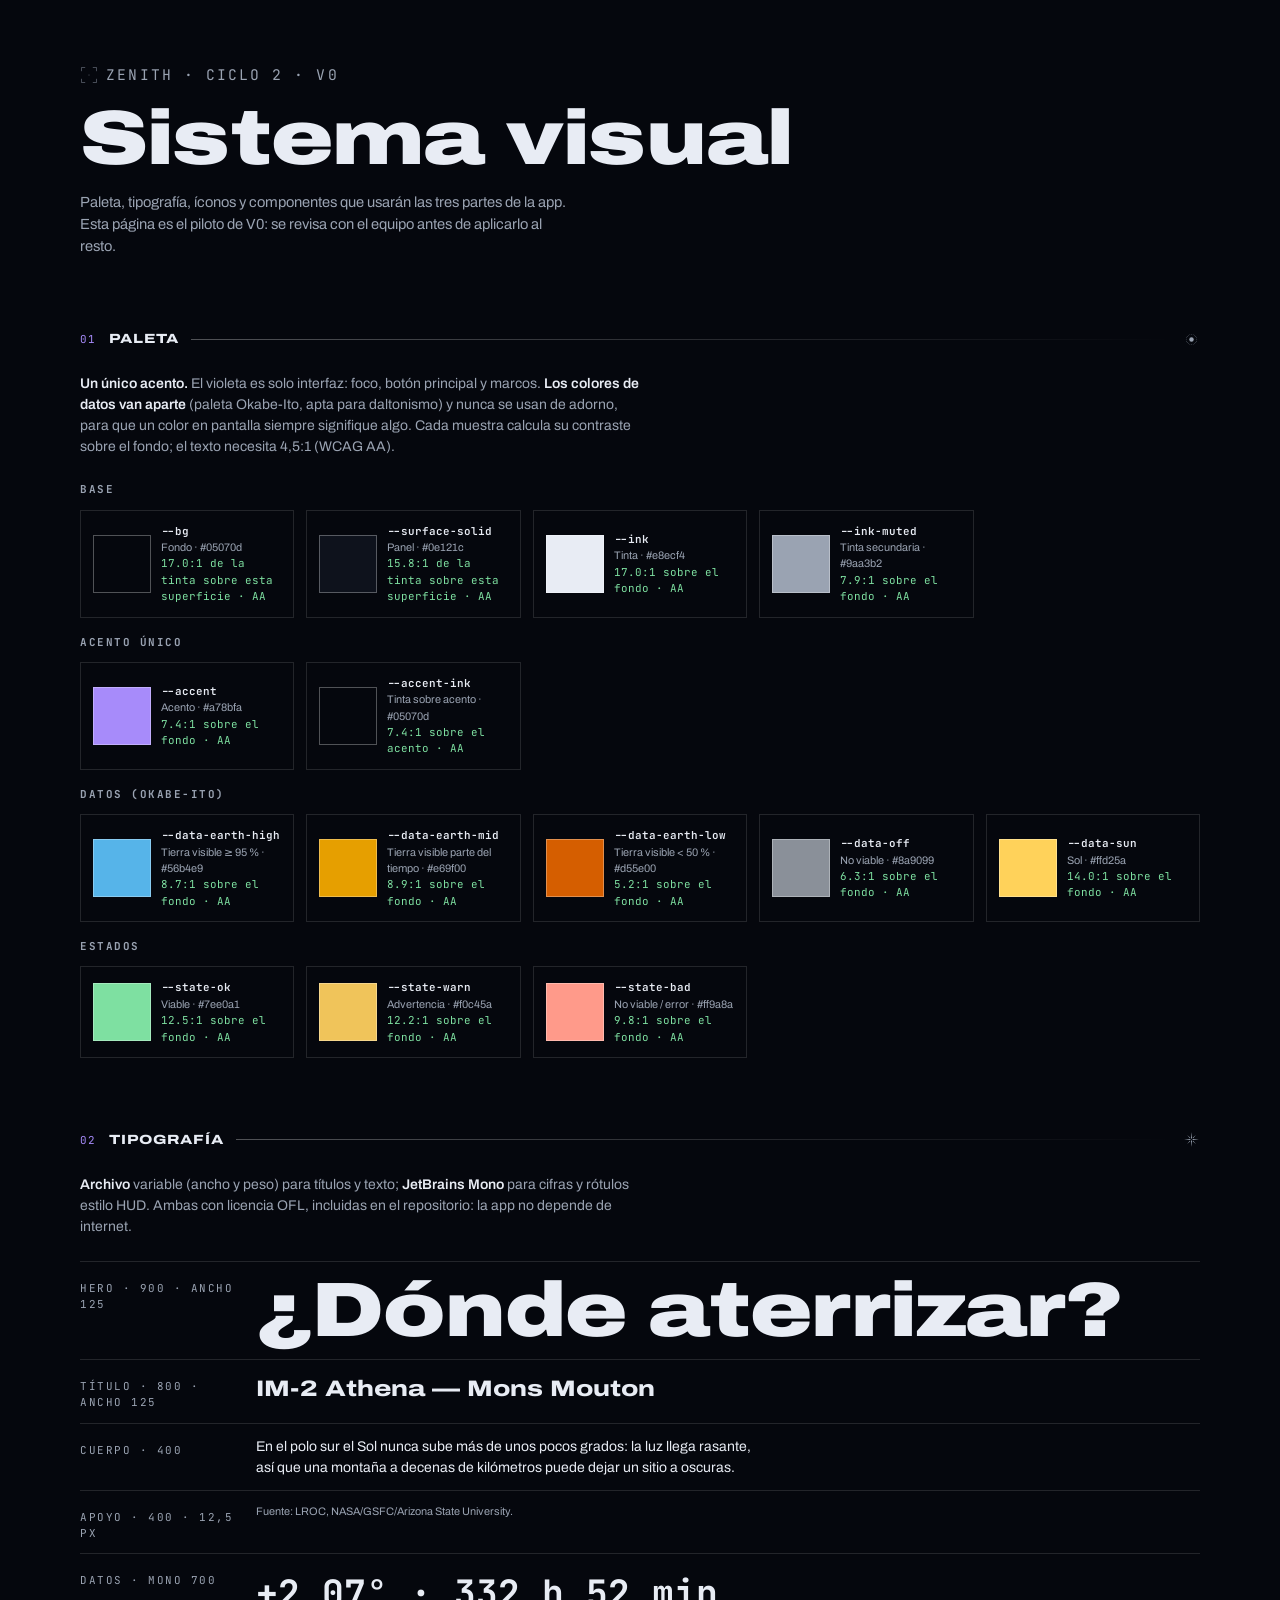
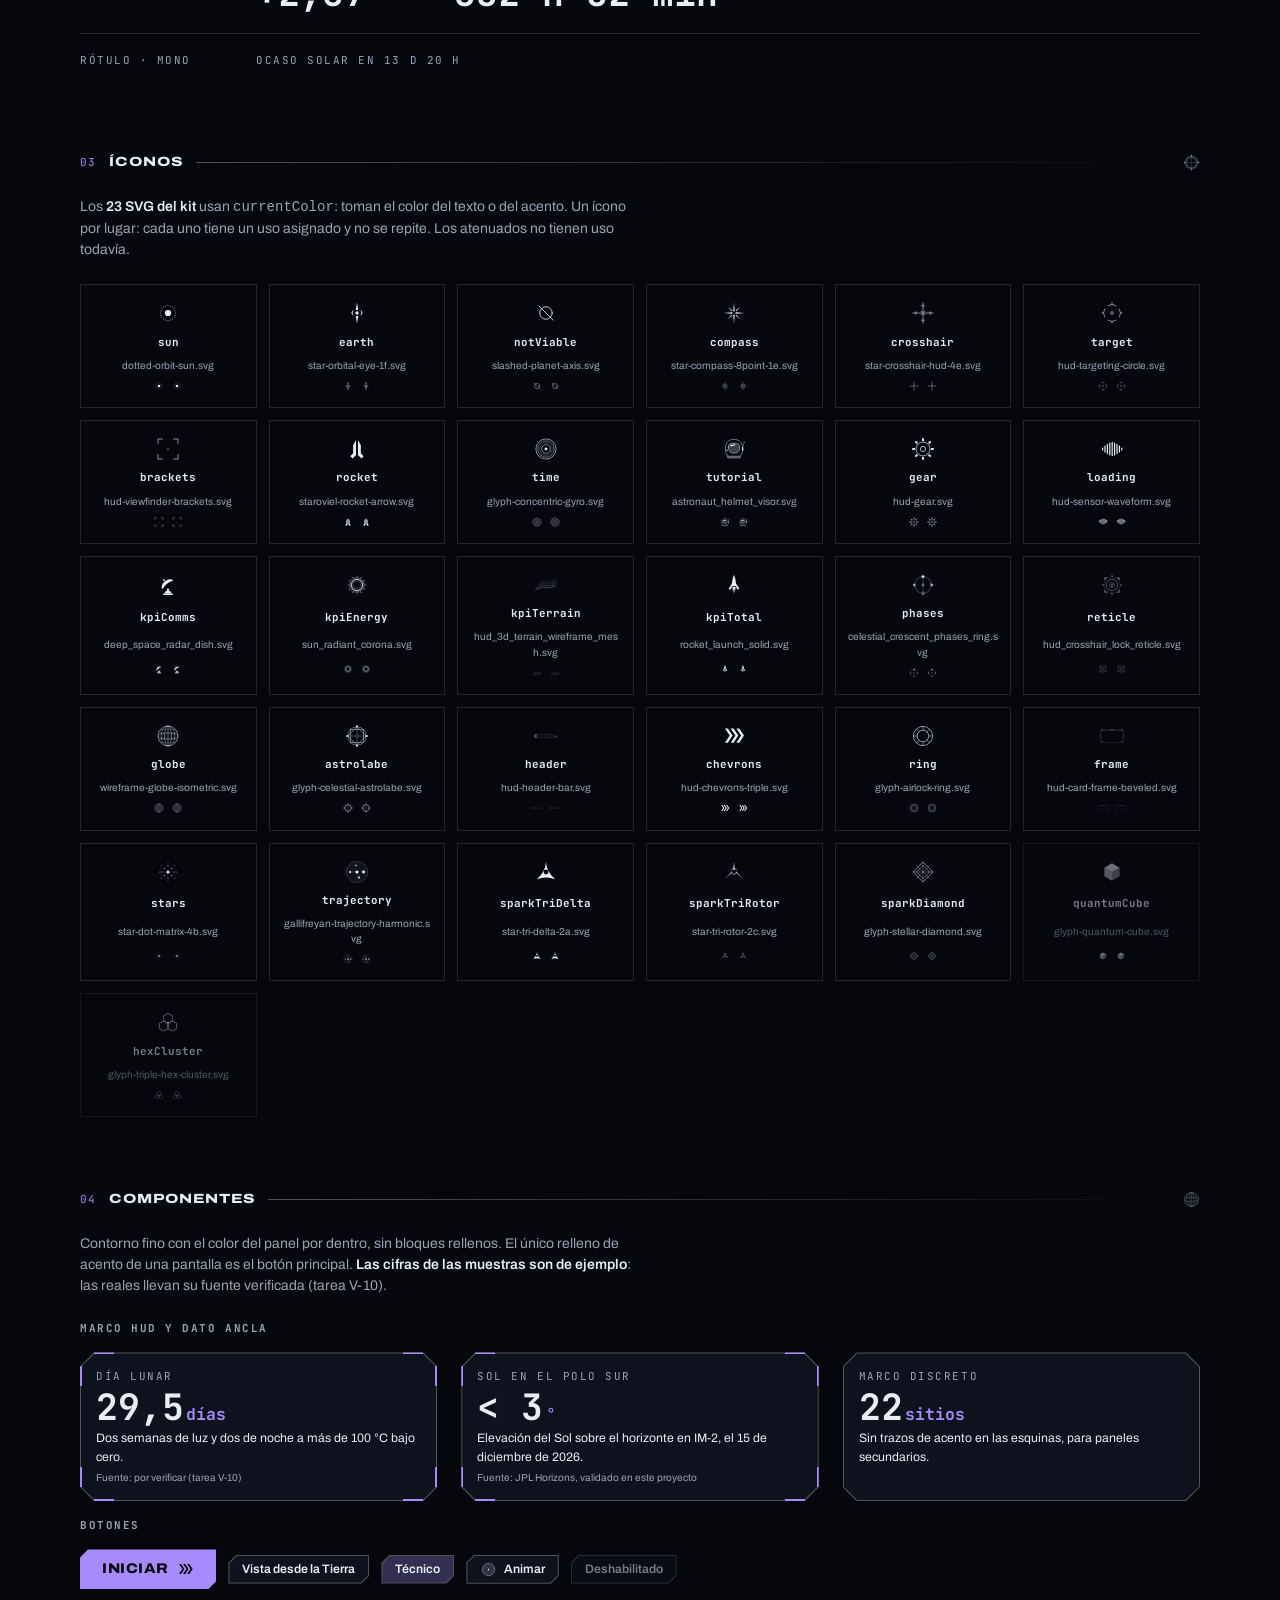
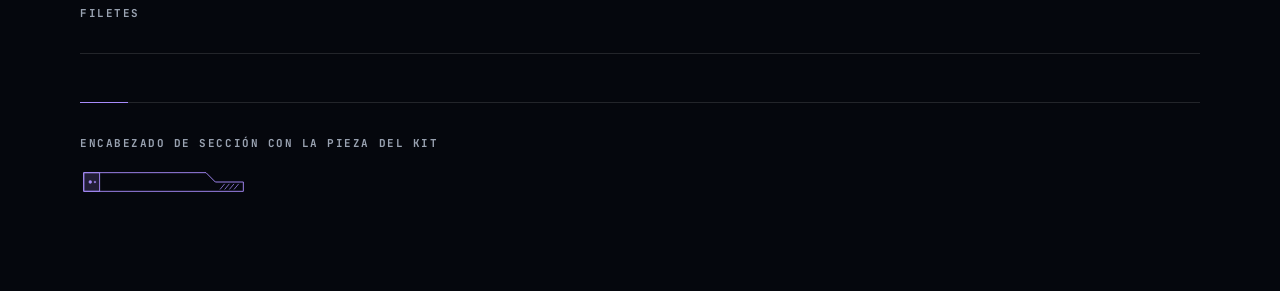
<file: frontend/design-system.html>
<!doctype html>
<html lang="es">
  <head>
    <meta charset="utf-8" />
    <meta name="viewport" content="width=device-width, initial-scale=1" />
    <title>Sistema visual — Zenith</title>
    <meta name="robots" content="noindex" />
    <link rel="preload" href="fonts/archivo-var.woff2" as="font" type="font/woff2" crossorigin />
    <link rel="stylesheet" href="src/design-system.css" />
    <style>
      html { background: var(--bg); color: var(--ink); font: 400 var(--fs-body) / 1.5 var(--font-text); }
      body { margin: 0; }
      main { max-width: 1120px; margin: 0 auto; padding: var(--space-6) var(--space-5) 96px; display: grid; gap: 72px; }
      h1, h2, h3, p { margin: 0; }
      a { color: var(--accent); }
      :focus-visible { outline: 2px solid var(--accent); outline-offset: 2px; }

      .hero { display: grid; gap: var(--space-4); padding-top: var(--space-5); }
      .hero h1 { font-size: var(--fs-hero); }
      .hero p { max-width: 62ch; color: var(--ink-muted); font-size: 1.05rem; }
      .hero .eyebrow { display: flex; align-items: center; gap: var(--space-2); }

      section { display: grid; gap: var(--space-5); }
      .note { max-width: 70ch; color: var(--ink-muted); }
      .note b { color: var(--ink); font-weight: 600; }

      /* Paleta */
      .swatches { display: grid; grid-template-columns: repeat(auto-fill, minmax(200px, 1fr)); gap: var(--space-3); }
      .group-title { margin-bottom: var(--space-3); }
      .swatch { display: grid; grid-template-columns: 56px 1fr; gap: var(--space-3); align-items: center; padding: var(--space-3); border: 1px solid var(--line); }
      .swatch i { width: 56px; height: 56px; border: 1px solid var(--line-strong); }
      .swatch b { display: block; font-family: var(--font-mono); font-size: var(--fs-small); font-weight: 600; }
      .swatch span { display: block; color: var(--ink-muted); font-size: var(--fs-small); }
      .swatch .ratio { font-family: var(--font-mono); }
      .swatch .ratio.pass { color: var(--state-ok); }
      .swatch .ratio.fail { color: var(--state-bad); }

      /* Tipografía */
      .type-row { display: grid; grid-template-columns: 160px 1fr; gap: var(--space-4); align-items: baseline; padding: var(--space-3) 0; border-top: 1px solid var(--line); }
      .type-row .eyebrow { align-self: start; padding-top: 6px; }
      .t-hero { font-size: var(--fs-hero); }
      .t-title { font-family: var(--font-display); font-size: var(--fs-title); font-weight: 800; font-stretch: 125%; }
      .t-body { max-width: 62ch; }
      .t-small { font-size: var(--fs-small); color: var(--ink-muted); }

      /* Íconos */
      .icons { display: grid; grid-template-columns: repeat(auto-fill, minmax(150px, 1fr)); gap: var(--space-3); }
      .tile { display: grid; justify-items: center; gap: var(--space-2); padding: var(--space-4) var(--space-3); border: 1px solid var(--line); text-align: center; }
      .tile .icon { color: var(--ink); }
      .tile b { font-family: var(--font-mono); font-size: var(--fs-small); }
      .tile span { color: var(--ink-muted); font-size: 0.72rem; word-break: break-all; }
      .tile.unused { opacity: 0.5; }
      .tile .tint { display: flex; gap: var(--space-2); }
      .tint .icon { width: 1em; height: 1em; }

      /* Componentes */
      .demo { display: grid; gap: var(--space-4); }
      .row { display: flex; flex-wrap: wrap; gap: var(--space-3); align-items: center; }
      .frame-demo { display: grid; grid-template-columns: repeat(auto-fit, minmax(220px, 1fr)); gap: var(--space-5); }
    </style>
  </head>
  <body>
    <main>
      <header class="hero">
        <p class="eyebrow"><span class="icon i-brackets" data-icon="brackets"></span> Zenith · Ciclo 2 · V0</p>
        <h1 class="display">Sistema visual</h1>
        <p>Paleta, tipografía, íconos y componentes que usarán las tres partes de la app. Esta página es el piloto de V0: se revisa con el equipo antes de aplicarlo al resto.</p>
      </header>

      <section aria-labelledby="s1">
        <div class="section-head">
          <span class="section-head__num">01</span>
          <h2 class="section-head__title" id="s1">Paleta</h2>
          <span class="section-head__rule"></span>
          <span class="icon" data-icon="sun"></span>
        </div>
        <p class="note"><b>Un único acento.</b> El violeta es solo interfaz: foco, botón principal y marcos. <b>Los colores de datos van aparte</b> (paleta Okabe-Ito, apta para daltonismo) y nunca se usan de adorno, para que un color en pantalla siempre signifique algo. Cada muestra calcula su contraste sobre el fondo; el texto necesita 4,5:1 (WCAG AA).</p>
        <div id="palette" class="demo"></div>
      </section>

      <section aria-labelledby="s2">
        <div class="section-head">
          <span class="section-head__num">02</span>
          <h2 class="section-head__title" id="s2">Tipografía</h2>
          <span class="section-head__rule"></span>
          <span class="icon" data-icon="compass"></span>
        </div>
        <p class="note"><b>Archivo</b> variable (ancho y peso) para títulos y texto; <b>JetBrains Mono</b> para cifras y rótulos estilo HUD. Ambas con licencia OFL, incluidas en el repositorio: la app no depende de internet.</p>
        <div>
          <div class="type-row"><span class="eyebrow">Hero · 900 · ancho 125</span><p class="display t-hero">¿Dónde aterrizar?</p></div>
          <div class="type-row"><span class="eyebrow">Título · 800 · ancho 125</span><p class="t-title">IM-2 Athena — Mons Mouton</p></div>
          <div class="type-row"><span class="eyebrow">Cuerpo · 400</span><p class="t-body">En el polo sur el Sol nunca sube más de unos pocos grados: la luz llega rasante, así que una montaña a decenas de kilómetros puede dejar un sitio a oscuras.</p></div>
          <div class="type-row"><span class="eyebrow">Apoyo · 400 · 12,5 px</span><p class="t-small">Fuente: LROC, NASA/GSFC/Arizona State University.</p></div>
          <div class="type-row"><span class="eyebrow">Datos · mono 700</span><p class="mono" style="font-size: var(--fs-data); font-weight: 700">+2,07° · 332 h 52 min</p></div>
          <div class="type-row"><span class="eyebrow">Rótulo · mono</span><p class="eyebrow">Ocaso solar en 13 d 20 h</p></div>
        </div>
      </section>

      <section aria-labelledby="s3">
        <div class="section-head">
          <span class="section-head__num">03</span>
          <h2 class="section-head__title" id="s3">Íconos</h2>
          <span class="section-head__rule"></span>
          <span class="icon" data-icon="astrolabe"></span>
        </div>
        <p class="note">Los <b>23 SVG del kit</b> usan <code>currentColor</code>: toman el color del texto o del acento. Un ícono por lugar: cada uno tiene un uso asignado y no se repite. Los atenuados no tienen uso todavía.</p>
        <div id="icons" class="icons"></div>
      </section>

      <section aria-labelledby="s4">
        <div class="section-head">
          <span class="section-head__num">04</span>
          <h2 class="section-head__title" id="s4">Componentes</h2>
          <span class="section-head__rule"></span>
          <span class="icon" data-icon="globe"></span>
        </div>
        <p class="note">Contorno fino con el color del panel por dentro, sin bloques rellenos. El único relleno de acento de una pantalla es el botón principal. <b>Las cifras de las muestras son de ejemplo</b>: las reales llevan su fuente verificada (tarea V-10).</p>

        <div class="demo">
          <h3 class="eyebrow">Marco HUD y dato ancla</h3>
          <div class="frame-demo">
            <div class="hud-frame">
              <div class="anchor">
                <span class="eyebrow">Día lunar</span>
                <span class="anchor__value">29,5<span class="anchor__unit">días</span></span>
                <span class="anchor__label">Dos semanas de luz y dos de noche a más de 100 °C bajo cero.</span>
                <span class="anchor__source">Fuente: por verificar (tarea V-10)</span>
              </div>
            </div>
            <div class="hud-frame">
              <div class="anchor">
                <span class="eyebrow">Sol en el polo sur</span>
                <span class="anchor__value">&lt; 3<span class="anchor__unit">°</span></span>
                <span class="anchor__label">Elevación del Sol sobre el horizonte en IM-2, el 15 de diciembre de 2026.</span>
                <span class="anchor__source">Fuente: JPL Horizons, validado en este proyecto</span>
              </div>
            </div>
            <div class="hud-frame hud-frame--quiet">
              <div class="anchor">
                <span class="eyebrow">Marco discreto</span>
                <span class="anchor__value">22<span class="anchor__unit">sitios</span></span>
                <span class="anchor__label">Sin trazos de acento en las esquinas, para paneles secundarios.</span>
              </div>
            </div>
          </div>

          <h3 class="eyebrow">Botones</h3>
          <div class="row">
            <button class="btn btn--primary" type="button">Iniciar <span class="icon i-chevrons" data-icon="chevrons"></span></button>
            <button class="btn" type="button">Vista desde la Tierra</button>
            <button class="btn" type="button" aria-pressed="true">Técnico</button>
            <button class="btn" type="button"><span class="icon" data-icon="time"></span> Animar</button>
            <button class="btn" type="button" disabled>Deshabilitado</button>
          </div>

          <h3 class="eyebrow">Filetes</h3>
          <hr class="rule" />
          <hr class="rule rule--accent" />

          <h3 class="eyebrow">Encabezado de sección con la pieza del kit</h3>
          <div class="row" style="color: var(--ink-muted)"><span class="icon icon--xl" data-icon="header" style="width: 12em; height: 2em; color: var(--accent)"></span></div>
        </div>
      </section>
    </main>
    <script type="module" src="src/design-system.js"></script>
  </body>
</html>
</file>
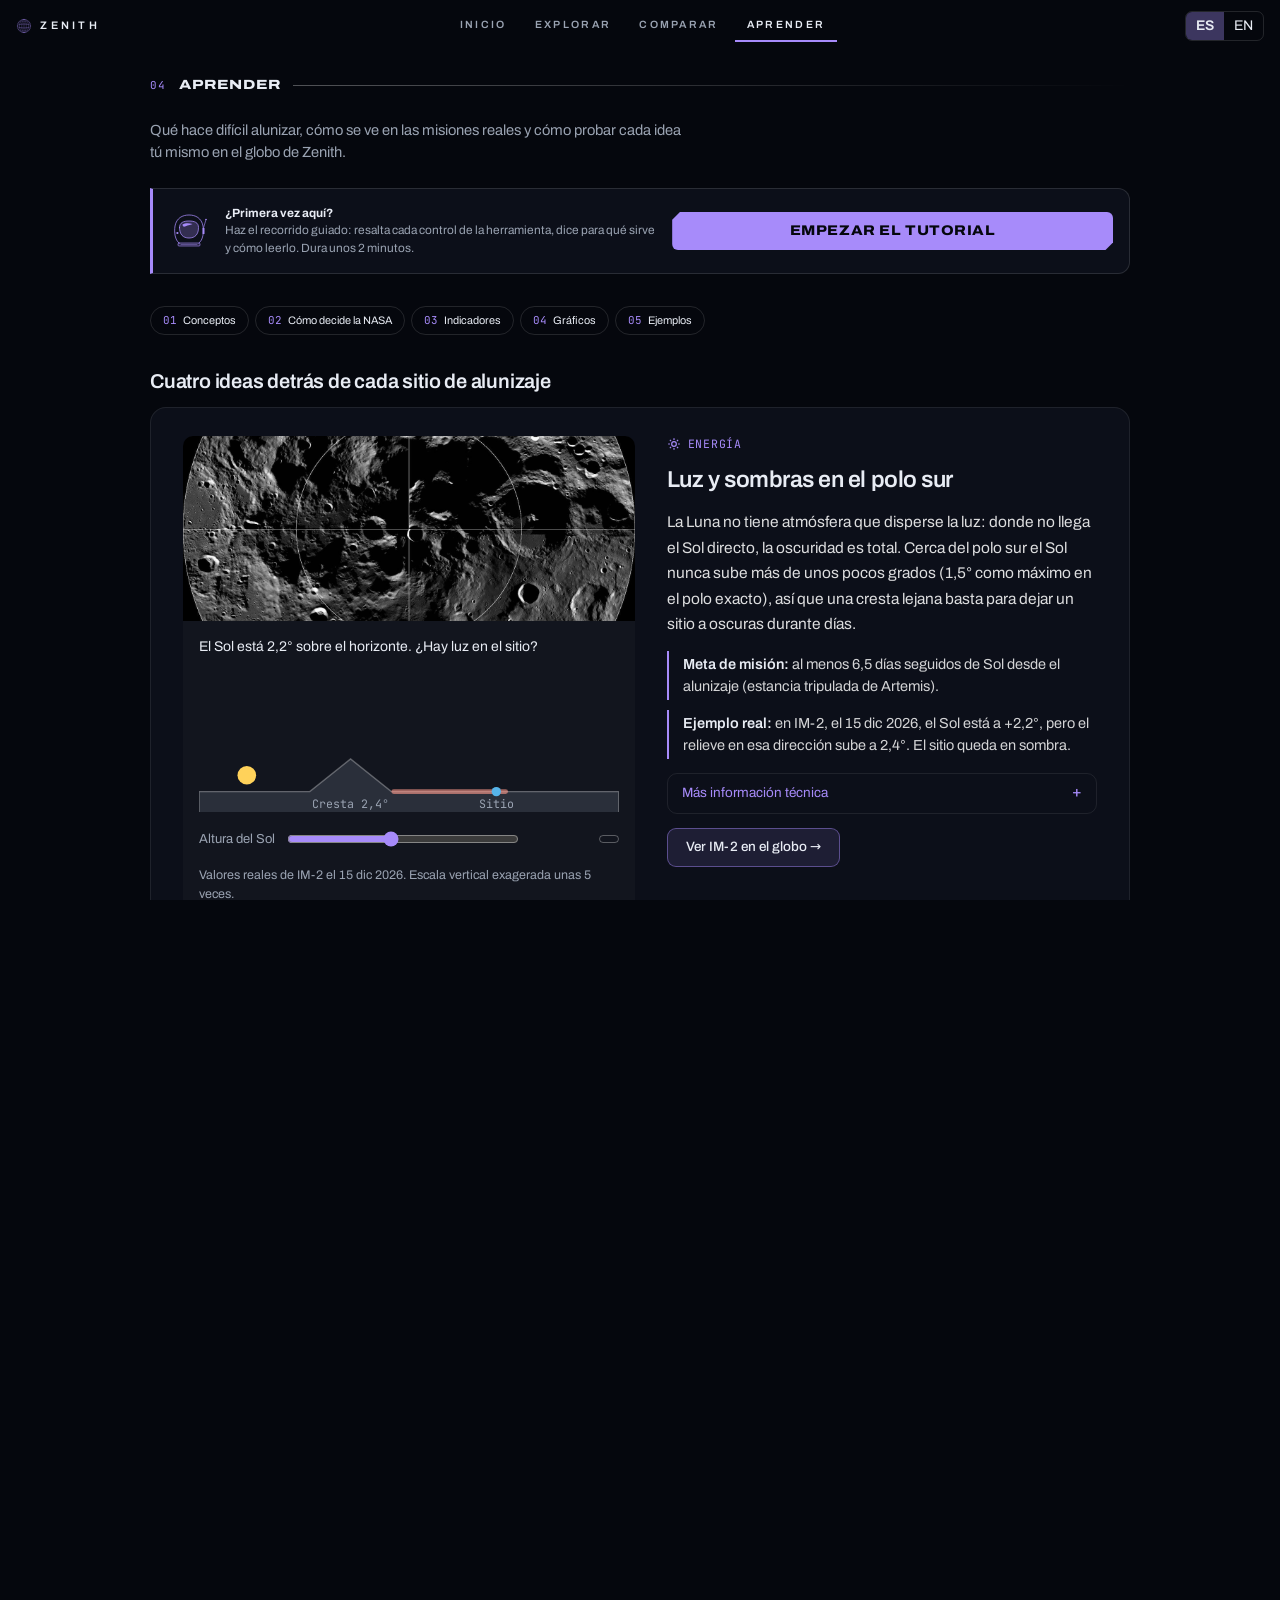
<file: frontend/mock-learn.html>
<!doctype html>
<html lang="es">
  <head>
    <meta charset="utf-8" />
    <meta name="viewport" content="width=device-width, initial-scale=1" />
    <title>Mock · Aprender · Zenith</title>
    <link rel="preload" href="./fonts/archivo-var.woff2" as="font" type="font/woff2" crossorigin />
    <link rel="stylesheet" href="./src/design-system.css" />
    <link rel="stylesheet" href="./src/styles.css" />
    <link rel="stylesheet" href="./src/minimal.css" />
    <link rel="stylesheet" href="./src/learn.css" />
    <link rel="stylesheet" href="./src/tour.css" />
    <style>
      /* Todo va bajo .lm para ganarle en especificidad a `.learn p` (styles.css) y `.learn h3` (learn.css). */
      body { overflow-y: auto; background: var(--bg); }
      /* En la app la sección hace scroll bajo la barra; aquí lo hace la página, así que la barra necesita fondo. */
      #topnav { background: var(--bg); }
      @media (prefers-reduced-motion: no-preference) { html { scroll-behavior: smooth; } }
      .page--learn-mock {
        min-height: 100vh;
        padding: calc(var(--nav-h) + var(--space-5)) var(--space-4) var(--space-6);
      }
      /* La barra del mock es una réplica reducida: en pantallas angostas cede el nombre para no desbordar. */
      @media (max-width: 600px) { #topnav .brand-name { display: none; } }
      .lm section[id], .lm article[id], .lm h2[id] { scroll-margin-top: calc(var(--nav-h) + 64px); }

      .lm h2 {
        margin: 0 0 var(--space-3);
        font-family: var(--font-display);
        font-size: 20px;
        font-weight: 600;
        letter-spacing: -0.01em;
        text-transform: none;
        color: var(--ink);
      }
      .lm .learn-lead { font-size: 1.05rem; }
      .lm .learn-sub { max-width: 70ch; font-size: 15px; line-height: 1.6; }

      /* Índice: en el mock la página hace scroll bajo la barra fija, por eso el tope es --nav-h. */
      .lm .learn-index { top: var(--nav-h); gap: 6px; }
      .lm .learn-index a {
        padding: 6px 12px;
        border: 1px solid var(--line);
        border-radius: 16px;
        color: var(--ink);
        font-size: var(--fs-small);
        text-decoration: none;
        white-space: nowrap;
      }
      .lm .learn-index a:hover, .lm .learn-index a:focus-visible { border-color: var(--accent); color: var(--accent); outline: none; }
      .lm .learn-index .idx-n { margin-right: 6px; font-family: var(--font-mono); color: var(--accent); }

      /* Tarjeta de concepto: un solo contenedor, figura a la izquierda y texto a la derecha. */
      .lm .learn-modules { display: grid; gap: var(--space-5); }
      .lm .learn-card {
        display: grid;
        grid-template-columns: minmax(0, 1.05fr) minmax(0, 1fr);
        gap: 32px;
        padding: 28px 32px;
        border: 1px solid rgba(255, 255, 255, 0.08);
        border-radius: 16px;
        background: var(--surface);
      }
      @media (max-width: 840px) {
        .lm .learn-card { grid-template-columns: minmax(0, 1fr); padding: 22px 20px; gap: 22px; }
      }

      /* Figura unificada: foto NASA y modelo interactivo comparten marco; el pie va debajo, sin caja. */
      .lm .lmod-visual { margin: 0; display: grid; gap: 8px; align-content: start; }
      .lm .lmod-frame { border-radius: 10px; overflow: hidden; background: rgba(255, 255, 255, 0.025); }
      .lm .lmod-frame img { display: block; width: 100%; height: 185px; object-fit: cover; }
      .lm .lmod-visual figcaption {
        display: flex;
        flex-wrap: wrap;
        justify-content: space-between;
        gap: 4px 10px;
        font-size: 12px;
        color: var(--ink-muted);
      }
      .lm .lmod-visual figcaption code { font-family: var(--font-mono); font-size: 11.5px; color: var(--ink-muted); }

      .lm .lmod-sim { display: grid; gap: 10px; padding: 16px; }
      .lm .lmod-sim svg { display: block; width: 100%; height: auto; }
      .lm .sim-q { margin: 0; font-size: 14px; line-height: 1.45; color: var(--ink); }
      .lm .sim-note { margin: 0; font-size: 12.5px; line-height: 1.5; color: var(--ink-muted); }
      .lm .sim-ctrl { display: flex; flex-wrap: wrap; align-items: center; gap: 8px 10px; font-size: 13px; color: var(--ink-muted); }
      .lm .sim-ctrl input[type="range"] { flex: 1 1 120px; min-width: 0; accent-color: var(--accent); }
      .lm .sim-val { min-width: 58px; text-align: right; font-family: var(--font-mono); font-size: 13px; color: var(--ink); }
      .lm .sim-pill {
        padding: 3px 9px;
        border: 1px solid var(--line-strong);
        border-radius: 999px;
        font-family: var(--font-mono);
        font-size: 11.5px;
        font-weight: 700;
        white-space: nowrap;
        color: var(--ink);
      }
      .lm .sim-pill.ok { color: var(--state-ok); border-color: color-mix(in srgb, var(--state-ok) 45%, transparent); }
      .lm .sim-pill.warn { color: var(--state-warn); border-color: color-mix(in srgb, var(--state-warn) 45%, transparent); }
      .lm .sim-pill.bad { color: var(--state-bad); border-color: color-mix(in srgb, var(--state-bad) 45%, transparent); }
      .lm .sg-ground { fill: color-mix(in srgb, var(--ink-muted) 20%, var(--surface-solid)); stroke: var(--line-strong); stroke-width: 1.2; }
      .lm .sg-lbl { fill: var(--ink-muted); font: 10px var(--font-mono); }
      .lm .sg-guide { stroke: var(--line-strong); stroke-dasharray: 4 4; }
      .lm .sg-site { fill: var(--data-earth-high); }

      /* Columna de texto. */
      .lm .lmod-copy { display: flex; flex-direction: column; gap: 14px; min-width: 0; }
      .lm .lmod-eyebrow {
        display: inline-flex;
        align-items: center;
        gap: 7px;
        font-family: var(--font-mono);
        font-size: 11.5px;
        letter-spacing: 0.06em;
        text-transform: uppercase;
        color: var(--accent);
      }
      .lm .lmod-eyebrow svg { width: 14px; height: 14px; stroke: currentColor; fill: none; stroke-width: 2; }
      .lm .lmod-title {
        margin: 0;
        font-family: var(--font-display);
        font-size: 23px;
        font-weight: 600;
        letter-spacing: -0.02em;
        line-height: 1.25;
        text-transform: none;
        color: var(--ink);
      }
      .lm .lmod-desc { margin: 0; max-width: 66ch; font-size: 15.5px; line-height: 1.65; color: rgba(255, 255, 255, 0.86); }
      .lm .lmod-highlights { display: grid; gap: 10px; }
      .lm .lmod-callout {
        margin: 0;
        padding: 2px 0 2px 14px;
        border-left: 2px solid var(--accent);
        font-size: 14.5px;
        line-height: 1.55;
        color: rgba(255, 255, 255, 0.82);
      }
      .lm .lmod-callout strong { color: var(--ink); font-weight: 600; }

      /* Detalle técnico a pedido, por tarjeta. */
      .lm .tech-more { border: 1px solid rgba(255, 255, 255, 0.08); border-radius: 10px; }
      .lm .tech-more summary {
        display: flex;
        align-items: center;
        justify-content: space-between;
        gap: 10px;
        padding: 10px 14px;
        list-style: none;
        cursor: pointer;
        font-size: 13.5px;
        color: var(--accent);
      }
      .lm .tech-more summary::-webkit-details-marker { display: none; }
      .lm .tech-more summary::after { content: "+"; font-family: var(--font-mono); font-size: 16px; line-height: 1; }
      .lm .tech-more[open] summary::after { content: "−"; }
      .lm .tech-more summary:focus-visible { outline: 2px solid var(--accent); outline-offset: 2px; border-radius: 10px; }
      .lm .tech-more-body { display: grid; gap: 8px; padding: 2px 14px 14px; }
      .lm .tech-more-body p, .lm .tech-more-body li { margin: 0; font-size: 13.5px; line-height: 1.55; color: var(--ink-muted); }
      .lm .tech-more-body ul { margin: 0; padding-left: 18px; display: grid; gap: 6px; }
      .lm .tech-more-body a { color: var(--ink); text-underline-offset: 3px; }
      .lm .tech-more-body a:hover { color: var(--accent); }
      .lm .formula-box {
        padding: 8px 10px;
        border-radius: 6px;
        background: var(--bg);
        font-family: var(--font-mono);
        font-size: 12.5px;
        color: var(--ink);
        overflow-x: auto;
      }

      /* CTA del tamaño de su texto. `flex: none` anula el `button { flex: 1 1 auto }` global,
         que en una columna flex lo estiraba a lo alto. */
      .lm .cta-zenith {
        flex: none;
        align-self: flex-start;
        display: inline-flex;
        align-items: center;
        gap: 8px;
        padding: 9px 18px;
        border: 1px solid color-mix(in srgb, var(--accent) 45%, transparent);
        border-radius: 9px;
        background: color-mix(in srgb, var(--accent) 12%, transparent);
        font-family: var(--font-text);
        font-size: 13.5px;
        font-weight: 500;
        color: var(--ink);
        cursor: pointer;
        transition: background 0.15s, border-color 0.15s;
      }
      .lm .cta-zenith:hover { background: color-mix(in srgb, var(--accent) 22%, transparent); border-color: var(--accent); }
      .lm .cta-zenith:focus-visible { outline: 2px solid var(--accent); outline-offset: 2px; }

      /* Cómo decide la NASA: secuencia de cinco pasos. */
      .lm .cassa-grid { margin: 0 0 var(--space-4); padding: 0; list-style: none; display: grid; grid-template-columns: repeat(auto-fit, minmax(170px, 1fr)); gap: 0 var(--space-4); }
      .lm .cassa-step { display: grid; gap: 6px; align-content: start; padding: 14px 0; border-top: 1px solid var(--line); }
      .lm .cassa-step.is-zenith { border-top-color: var(--accent); }
      .lm .cassa-num { font-family: var(--font-mono); font-size: 11.5px; color: var(--accent); }
      .lm .cassa-step h3 { margin: 0; font-size: 15px; font-weight: 600; text-transform: none; letter-spacing: 0; color: var(--ink); }
      .lm .cassa-step p { margin: 0; font-size: 13.5px; line-height: 1.5; color: var(--ink-muted); }
      .lm .cassa-badge { justify-self: start; font-family: var(--font-mono); font-size: 11px; color: var(--accent); }
      .lm .nasa-notes { display: grid; gap: var(--space-4); margin-bottom: var(--space-4); max-width: 76ch; }

      /* Ejemplos guiados. */
      .lm .sc-grid { display: grid; grid-template-columns: repeat(auto-fit, minmax(220px, 1fr)); gap: var(--space-4); }
      .lm .sc-card { display: flex; flex-direction: column; border: 1px solid rgba(255, 255, 255, 0.08); border-radius: 14px; background: var(--surface); overflow: hidden; }
      .lm .sc-card img { display: block; width: 100%; height: 136px; object-fit: cover; }
      .lm .sc-body { flex: 1; display: grid; gap: 8px; align-content: start; padding: 16px 18px 8px; }
      .lm .sc-meta { font-family: var(--font-mono); font-size: 11px; line-height: 1.5; color: var(--ink-muted); }
      .lm .sc-body h3 { margin: 0; font-family: var(--font-display); font-size: 17px; font-weight: 600; text-transform: none; letter-spacing: -0.01em; color: var(--ink); }
      .lm .sc-body p { margin: 0; font-size: 13.5px; line-height: 1.5; color: var(--ink-muted); }
      .lm .sc-foot { display: flex; padding: 8px 18px 18px; }

      /* Indicadores, gráficos y límites: son las secciones reales de LearnView.js, incrustadas.
         `display: contents` las deja como hijas de la misma grilla; lo demás de LearnView no se muestra. */
      #learn-legacy, #learn-legacy > .learn { display: contents; }
      #learn-legacy > .learn > :not(section) { display: none; }
      #learn-legacy section:not([aria-labelledby="learn-kpi"], [aria-labelledby="learn-charts"], [aria-labelledby="learn-lim"]) { display: none; }
      #sec-ex { order: 1; }
      #learn-legacy section[aria-labelledby="learn-lim"] { order: 2; }

      .mock-toast { position: fixed; right: 20px; bottom: 20px; z-index: 60; display: none; max-width: min(420px, calc(100vw - 40px)); padding: 12px 16px; border: 1px solid var(--accent); border-radius: 12px; font-size: 13px; }
      .mock-toast.show { display: block; }
      .mock-toast code { font-family: var(--font-mono); font-size: 12px; color: var(--accent); overflow-wrap: anywhere; }
    </style>
  </head>
  <body class="mode-simple" data-section="aprender">
    <nav id="topnav">
      <a class="brand" href="#top">
        <span class="icon" data-icon="globe"></span>
        <span class="brand-name">Zenith</span>
      </a>
      <ul class="nav-links">
        <li><a href="#top"><span class="nav-num">01</span><span data-en="Home">Inicio</span></a></li>
        <li><a href="#top"><span class="nav-num">02</span><span data-en="Explore">Explorar</span></a></li>
        <li><a href="#top"><span class="nav-num">03</span><span data-en="Compare">Comparar</span></a></li>
        <li><a href="#top" aria-current="page"><span class="nav-num">04</span><span data-en="Learn">Aprender</span></a></li>
      </ul>
      <div class="segmented" role="group" aria-label="Idioma">
        <button type="button" data-lang="es" aria-pressed="true">ES</button>
        <button type="button" data-lang="en" aria-pressed="false">EN</button>
      </div>
    </nav>

    <main class="page--learn-mock" id="top">
      <div class="page-inner learn lm">
        <div class="section-head">
          <span class="section-head__num">04</span>
          <h1 class="section-head__title" tabindex="-1" data-en="Learn">Aprender</h1>
          <span class="section-head__rule"></span>
        </div>

        <p class="learn-lead" data-en="What makes landing on the Moon hard, how it looks on real missions, and how to try each idea yourself on the Zenith globe.">
          Qué hace difícil alunizar, cómo se ve en las misiones reales y cómo probar cada idea tú mismo en el globo de Zenith.
        </p>

        <div class="tour-invite">
          <span class="icon" data-icon="tutorial"></span>
          <p><b data-en="First time here?">¿Primera vez aquí?</b><span data-en="Take the guided tour: it highlights each control of the tool, says what it is for and how to read it. It takes about 2 minutes.">Haz el recorrido guiado: resalta cada control de la herramienta, dice para qué sirve y cómo leerlo. Dura unos 2 minutos.</span></p>
          <button type="button" class="btn btn--primary" id="btn-tour" data-en="Start the tutorial">Empezar el tutorial</button>
        </div>

        <nav class="learn-index" aria-label="Temas" data-en-aria="Topics">
          <a href="#sec-conceptos"><span class="idx-n">01</span><span data-en="Concepts">Conceptos</span></a>
          <a href="#sec-nasa"><span class="idx-n">02</span><span data-en="How NASA decides">Cómo decide la NASA</span></a>
          <a href="#learn-kpi"><span class="idx-n">03</span><span data-en="Indicators">Indicadores</span></a>
          <a href="#learn-charts"><span class="idx-n">04</span><span data-en="Charts">Gráficos</span></a>
          <a href="#sec-ex"><span class="idx-n">05</span><span data-en="Examples">Ejemplos</span></a>
        </nav>

        <!-- 01 · CONCEPTOS -->
        <section id="sec-conceptos" aria-labelledby="h-conceptos">
          <h2 id="h-conceptos" data-en="Four ideas behind every landing site">Cuatro ideas detrás de cada sitio de alunizaje</h2>
          <div class="learn-modules">
            <!-- 1. LUZ Y SOMBRAS. Datos del simulador: IM-2 el 15-12-2026 (backend/scripts/learn_facts.py). -->
            <article class="learn-card" id="sec-luz">
              <figure class="lmod-visual">
                <div class="lmod-frame">
                  <img src="./assets/learn/south-pole-lro.jpg" alt="Mosaico del polo sur lunar con el cráter Shackleton, tomado por LRO" data-en-alt="Mosaic of the lunar south pole with Shackleton crater, taken by LRO" loading="lazy" />
                  <div class="lmod-sim">
                    <p class="sim-q" data-en="The Sun is 2.2° above the horizon. Is the site lit?">El Sol está 2,2° sobre el horizonte. ¿Hay luz en el sitio?</p>
                    <svg viewBox="0 0 360 124" role="img" aria-label="Esquema: el Sol bajo, una cresta y la sombra que proyecta sobre el sitio" data-en-aria="Diagram: a low Sun, a ridge and the shadow it casts on the site">
                      <line id="sun-ray" x1="41" y1="92" x2="124" y2="83" stroke-width="2" stroke-linecap="round" />
                      <circle id="sun-disc" cx="41" cy="92" r="8" fill="var(--data-sun)" />
                      <polygon class="sg-ground" points="0,106 95,106 130,78 165,106 360,106 360,124 0,124" />
                      <rect id="sun-shadow" x="165" y="104" width="100" height="4" rx="2" fill="var(--state-bad)" opacity="0.6" />
                      <circle class="sg-site" cx="255" cy="106" r="4" />
                      <text class="sg-lbl" x="255" y="120" text-anchor="middle" data-en="Site">Sitio</text>
                      <text class="sg-lbl" x="130" y="120" text-anchor="middle" data-en="Ridge 2.4°">Cresta 2,4°</text>
                    </svg>
                    <div class="sim-ctrl">
                      <label for="sl-sun" data-en="Sun height">Altura del Sol</label>
                      <input id="sl-sun" type="range" min="0" max="5" step="0.1" value="2.2" />
                      <span class="sim-val" id="out-sun"></span>
                      <span class="sim-pill" id="st-sun" role="status" aria-live="polite"></span>
                    </div>
                    <p class="sim-note" data-en="Real values for IM-2 on 15 Dec 2026. Vertical scale exaggerated about 5×.">Valores reales de IM-2 el 15 dic 2026. Escala vertical exagerada unas 5 veces.</p>
                  </div>
                </div>
                <figcaption>
                  <span data-en="Lunar south pole and Shackleton crater">Polo sur lunar y cráter Shackleton</span>
                  <code>NASA/LRO · PIA13523</code>
                </figcaption>
              </figure>

              <div class="lmod-copy">
                <span class="lmod-eyebrow">
                  <svg viewBox="0 0 24 24" aria-hidden="true"><circle cx="12" cy="12" r="4"/><path d="M12 2v3m0 14v3M4.9 4.9l2.1 2.1m10 10 2.1 2.1M2 12h3m14 0h3M4.9 19.1 7 17m10-10 2.1-2.1"/></svg>
                  <span data-en="Energy">Energía</span>
                </span>
                <h3 class="lmod-title" data-en="Light and shadow at the south pole">Luz y sombras en el polo sur</h3>
                <p class="lmod-desc" data-en="The Moon has no atmosphere to scatter light: where direct sunlight does not reach, darkness is total. Near the south pole the Sun never climbs more than a few degrees (1.5° at most at the exact pole), so a distant ridge is enough to leave a site dark for days.">
                  La Luna no tiene atmósfera que disperse la luz: donde no llega el Sol directo, la oscuridad es total. Cerca del polo sur el Sol nunca sube más de unos pocos grados (1,5° como máximo en el polo exacto), así que una cresta lejana basta para dejar un sitio a oscuras durante días.
                </p>
                <div class="lmod-highlights">
                  <p class="lmod-callout" data-en="<strong>Mission goal:</strong> at least 6.5 days of unbroken sunlight from landing (crewed Artemis stay)."><strong>Meta de misión:</strong> al menos 6,5 días seguidos de Sol desde el alunizaje (estancia tripulada de Artemis).</p>
                  <p class="lmod-callout" data-en="<strong>Real example:</strong> at IM-2 on 15 Dec 2026 the Sun is at +2.2°, but the terrain in that direction rises to 2.4°. The site is in shadow."><strong>Ejemplo real:</strong> en IM-2, el 15 dic 2026, el Sol está a +2,2°, pero el relieve en esa dirección sube a 2,4°. El sitio queda en sombra.</p>
                </div>
                <details class="tech-more">
                  <summary data-en="More technical detail">Más información técnica</summary>
                  <div class="tech-more-body">
                    <p data-en="Every hour Zenith compares the Sun's elevation (JPL DE440 ephemerides) with the 360° horizon profile computed from LRO/LOLA altimetry:">Zenith compara cada hora la elevación del Sol (efemérides JPL DE440) con el perfil de horizonte de 360° calculado sobre la altimetría LRO/LOLA:</p>
                    <div class="formula-box" data-en="sun_visible(t) = sun_elev(t) &gt; LOLA_horizon(az) + sun_margin   (0° by default)">sol_visible(t) = elev_sol(t) &gt; horizonte_LOLA(az) + margen_sol   (0° por defecto)</div>
                    <p data-en="Energy index (0–100): 50 % share of hours with Sun + 50 % hours of unbroken light from landing. A site is viable only if light lasts the whole 6.5-day stay.">Índice Energía (0–100): 50 % fracción de horas con Sol + 50 % horas seguidas de luz desde el alunizaje. Un sitio es viable solo si la luz dura toda la estancia de 6,5 días.</p>
                  </div>
                </details>
                <button type="button" class="cta-zenith" data-sim="im-2" data-en="See IM-2 on the globe →">Ver IM-2 en el globo →</button>
              </div>
            </article>

            <!-- 2. ENLACE CON LA TIERRA. Datos del simulador: Shackleton Ridge en 2027 (learn_facts.py). -->
            <article class="learn-card" id="sec-dte">
              <figure class="lmod-visual">
                <div class="lmod-frame">
                  <img src="./assets/learn/earth-horizon.jpg" alt="La Tierra asomando sobre el horizonte lunar" data-en-alt="Earth peeking over the lunar horizon" loading="lazy" />
                  <div class="lmod-sim">
                    <p class="sim-q" data-en="There is a link today. What about two weeks from now?">Hoy hay enlace. ¿Y dentro de dos semanas?</p>
                    <svg viewBox="0 0 360 124" role="img" aria-label="Esquema: la Tierra sube y baja respecto del horizonte a lo largo del ciclo" data-en-aria="Diagram: Earth rises and sinks relative to the horizon over the cycle">
                      <line x1="292" y1="40" x2="292" y2="74" stroke="var(--line-strong)" stroke-width="1" />
                      <circle id="earth-disc" cx="292" cy="50" r="9" fill="var(--data-earth-high)" />
                      <rect class="sg-ground" x="-2" y="74" width="364" height="52" />
                      <line x1="292" y1="74" x2="292" y2="112" stroke="var(--line)" stroke-width="1" />
                      <circle id="earth-ghost" cx="292" cy="100" r="9" fill="none" stroke="var(--ink-muted)" stroke-dasharray="3 3" />
                      <line class="sg-guide" x1="16" y1="63" x2="344" y2="63" />
                      <text class="sg-lbl" x="16" y="58" data-en="horizon + 2°">horizonte + 2°</text>
                      <line id="earth-ray" x1="60" y1="62" x2="292" y2="50" stroke-width="2" stroke-linecap="round" />
                      <line x1="60" y1="74" x2="60" y2="62" stroke="var(--ink)" stroke-width="2" />
                      <circle class="sg-site" cx="60" cy="62" r="3.5" />
                      <text class="sg-lbl" x="60" y="90" text-anchor="middle" data-en="Antenna">Antena</text>
                    </svg>
                    <div class="sim-ctrl">
                      <label for="sl-earth" data-en="Day of the cycle">Día del ciclo</label>
                      <input id="sl-earth" type="range" min="0" max="27" step="0.5" value="4" />
                      <span class="sim-val" id="out-earth"></span>
                      <span class="sim-pill" id="st-earth" role="status" aria-live="polite"></span>
                    </div>
                    <p class="sim-note" id="note-earth"></p>
                  </div>
                </div>
                <figcaption>
                  <span data-en="Earth low over the lunar horizon">La Tierra baja sobre el horizonte lunar</span>
                  <code>NASA · art002e021278</code>
                </figcaption>
              </figure>

              <div class="lmod-copy">
                <span class="lmod-eyebrow">
                  <svg viewBox="0 0 24 24" aria-hidden="true"><path d="M5 12.5a10 10 0 0 1 14 0"/><path d="M8.5 16a5 5 0 0 1 7 0"/><circle cx="12" cy="19" r="1.5"/></svg>
                  <span data-en="Communications">Comunicaciones</span>
                </span>
                <h3 class="lmod-title" data-en="A direct link to Earth">Comunicación directa con la Tierra</h3>
                <p class="lmod-desc" data-en="Without relay satellites, the antenna has to see Earth. From the Moon, Earth barely moves in the sky, but libration makes it rise and sink about ±7° in cycles of roughly 27 days. Near the pole that carries it above and below the horizon: the link depends on the date.">
                  Sin satélites de relevo, la antena tiene que ver la Tierra. Desde la Luna la Tierra casi no se mueve en el cielo, pero la libración la hace subir y bajar unos ±7° en ciclos de unos 27 días. Cerca del polo eso la lleva por encima y por debajo del horizonte: el enlace depende de la fecha.
                </p>
                <div class="lmod-highlights">
                  <p class="lmod-callout" data-en="<strong>Far side:</strong> Earth is never visible; a relay satellite is required."><strong>Cara oculta:</strong> la Tierra no se ve nunca; hace falta un satélite de relevo.</p>
                  <p class="lmod-callout" data-en="<strong>Real example:</strong> in 2027 Shackleton Ridge sees Earth 36 % of the time; IM-1, 100 %."><strong>Ejemplo real:</strong> en 2027 Shackleton Ridge ve la Tierra el 36 % del tiempo; IM-1, el 100 %.</p>
                </div>
                <details class="tech-more">
                  <summary data-en="More technical detail">Más información técnica</summary>
                  <div class="tech-more-body">
                    <p data-en="Earth counts as visible when its centre clears the terrain by at least 2°:">La Tierra cuenta como visible cuando su centro supera el relieve por al menos 2°:</p>
                    <div class="formula-box" data-en="earth_visible(t) = earth_elev(t) &gt; LOLA_horizon(az) + 2°">tierra_visible(t) = elev_tierra(t) &gt; horizonte_LOLA(az) + 2°</div>
                    <p data-en="2° is the antenna margin at which the 34 m DSN stations are in view (NASA/TM-20220013310 §5.8.3), and it covers Earth's whole disc (~0.95° radius). Communications index: 50 % share of the window with Earth in view + 50 % unbroken contact from landing.">2° es el margen de antena con el que las estaciones DSN de 34 m quedan a la vista (NASA/TM-20220013310 §5.8.3) y cubre el disco completo de la Tierra (~0,95° de radio). Índice Comunicaciones: 50 % fracción de la ventana con la Tierra a la vista + 50 % contacto continuo desde el alunizaje.</p>
                  </div>
                </details>
                <button type="button" class="cta-zenith" data-sim="shackleton-ridge" data-en="See Shackleton Ridge on the globe →">Ver Shackleton Ridge en el globo →</button>
              </div>
            </article>

            <!-- 3. PENDIENTE -->
            <article class="learn-card" id="sec-slope">
              <figure class="lmod-visual">
                <div class="lmod-frame">
                  <img src="./assets/learn/apollo15-slope.jpg" alt="Astronauta trabajando sobre la ladera de Hadley Delta en Apollo 15" data-en-alt="Astronaut working on the slope of Hadley Delta during Apollo 15" loading="lazy" />
                  <div class="lmod-sim">
                    <p class="sim-q" data-en="Does a lander at rest tip over at 8°? Move the slope and watch the plumb line.">¿Un módulo en reposo vuelca a 8°? Mueve la pendiente y mira la plomada.</p>
                    <svg viewBox="0 0 360 124" role="img" aria-label="Esquema: un módulo sobre suelo inclinado con la plomada de su centro de masa" data-en-aria="Diagram: a lander on sloping ground with the plumb line from its centre of mass">
                      <line class="sg-guide" x1="60" y1="86" x2="300" y2="86" />
                      <g id="slope-group">
                        <line x1="70" y1="86" x2="290" y2="86" stroke="var(--line-strong)" stroke-width="2.5" stroke-linecap="round" />
                        <line x1="158" y1="86" x2="202" y2="86" stroke="var(--accent)" stroke-width="2.5" />
                        <rect x="164" y="52" width="32" height="20" rx="3" fill="color-mix(in srgb, var(--accent) 22%, transparent)" stroke="var(--accent)" stroke-width="1.8" />
                        <line x1="168" y1="72" x2="158" y2="86" stroke="var(--accent)" stroke-width="1.8" />
                        <line x1="192" y1="72" x2="202" y2="86" stroke="var(--accent)" stroke-width="1.8" />
                        <line id="slope-plumb" x1="180" y1="62" x2="180" y2="86" stroke="var(--data-sun)" stroke-width="1.5" stroke-dasharray="3 2" />
                        <circle id="slope-foot" cx="180" cy="86" r="3" fill="var(--data-sun)" />
                        <circle cx="180" cy="62" r="2.5" fill="var(--data-sun)" />
                      </g>
                    </svg>
                    <div class="sim-ctrl">
                      <label for="sl-slope" data-en="Slope">Pendiente</label>
                      <input id="sl-slope" type="range" min="0" max="20" step="0.5" value="6" />
                      <span class="sim-val" id="out-slope"></span>
                      <span class="sim-pill" id="st-slope" role="status" aria-live="polite"></span>
                    </div>
                    <p class="sim-note" id="note-slope"></p>
                  </div>
                </div>
                <figcaption>
                  <span data-en="Working on a slope at Hadley Delta (Apollo 15)">Trabajo sobre pendiente en Hadley Delta (Apollo 15)</span>
                  <code>NASA · AS15-85-11514</code>
                </figcaption>
              </figure>

              <div class="lmod-copy">
                <span class="lmod-eyebrow">
                  <svg viewBox="0 0 24 24" aria-hidden="true"><path d="m3 19 6-10 4 6 3-4 5 8H3z"/></svg>
                  <span data-en="Terrain">Terreno</span>
                </span>
                <h3 class="lmod-title" data-en="Terrain slope">Pendiente del terreno</h3>
                <p class="lmod-desc" data-en="Touching down on sloping ground complicates everything: the lander can bounce or slide on contact, it ends up tilted, and climbing down the ladder or deploying a rover gets harder. Site studies for Artemis discard terrain steeper than 8° (the strictest ones, 5°).">
                  Posarse en suelo inclinado lo complica todo: el módulo puede rebotar o deslizarse al tocar, queda ladeado, y bajar por la escalera o desplegar un rover se vuelve más difícil. Los estudios de sitios para Artemis descartan el terreno con más de 8° de pendiente (los más estrictos, 5°).
                </p>
                <div class="lmod-highlights">
                  <p class="lmod-callout" data-en="<strong>Apollo 15:</strong> the lunar module Falcon came down with one footpad inside a crater and ended up tilted about 11°. The mission went ahead."><strong>Apollo 15:</strong> el módulo Falcon se posó con una pata dentro de un cráter y quedó inclinado unos 11°. La misión siguió adelante.</p>
                  <p class="lmod-callout" data-en="<strong>In Zenith:</strong> IM-1 (Malapert A) reads 11.8° on the 120 m LOLA terrain, above the 8° limit: not viable. The real spacecraft, Odysseus, tipped over when it touched down with sideways speed."><strong>En Zenith:</strong> IM-1 (Malapert A) marca 11,8° en el relieve LOLA de 120 m, sobre el límite de 8°: no viable. La nave real, Odysseus, se volcó al tocar el suelo con velocidad lateral.</p>
                </div>
                <details class="tech-more">
                  <summary data-en="More technical detail">Más información técnica</summary>
                  <div class="tech-more-body">
                    <p data-en="Slope is measured on LOLA altimetry at 120 m per cell over a 3 × 3 window (a ~360 m baseline), smoother than at lander scale: the verdict is optimistic.">La pendiente se mide sobre la altimetría LOLA de 120 m por celda en una ventana de 3 × 3 (base de ~360 m), más suave que a la escala del módulo: el veredicto es optimista.</p>
                    <div class="formula-box" data-en="slope = atan(√((dz/dx)² + (dz/dy)²)) · not viable if slope &gt; 8°">pendiente = atan(√((dz/dx)² + (dz/dy)²)) · no viable si pendiente &gt; 8°</div>
                    <p data-en="The ≤ 8° terrain filter comes from Wueller et al. (2026) and ≤ 5° from Peña-Asensio et al. The 8°/5° of requirement HLS-R-0071 are vehicle tilt, not terrain slope. Terrain index: 65 % slope + 25 % roughness + 10 % approach clearance; these are team assumptions and weigh 0 by default.">El filtro de terreno ≤ 8° es de Wueller et al. (2026) y el de ≤ 5°, de Peña-Asensio et al. Los 8°/5° del requisito HLS-R-0071 son inclinación del vehículo, no pendiente del terreno. Índice Terreno: 65 % pendiente + 25 % rugosidad + 10 % despeje de aproximación; son supuestos del equipo y pesan 0 por defecto.</p>
                  </div>
                </details>
                <button type="button" class="cta-zenith" data-sim="im-1" data-en="See IM-1 on the globe →">Ver IM-1 en el globo →</button>
              </div>
            </article>

            <!-- 4. RESGUARDO DEL RELIEVE (experimental) -->
            <article class="learn-card" id="sec-shield">
              <figure class="lmod-visual">
                <div class="lmod-frame">
                  <img src="./assets/learn/crater-ejecta-lroc.jpg" alt="Cráter lunar reciente rodeado de material eyectado, visto por LROC" data-en-alt="Fresh lunar crater surrounded by ejecta, seen by LROC" loading="lazy" />
                  <div class="lmod-sim">
                    <p class="sim-q" data-en="How much sky does a 14° crater wall block?">¿Cuánto cielo tapa una pared de cráter de 14°?</p>
                    <svg viewBox="0 0 360 124" role="img" aria-label="Esquema: un sitio entre dos paredes, el cielo que queda abierto y un impacto rasante" data-en-aria="Diagram: a site between two walls, the sky left open and a grazing impact">
                      <polygon id="sky-cone" points="180,104 -220,104 -220,-300 580,-300 580,104" fill="color-mix(in srgb, var(--accent) 12%, transparent)" />
                      <path id="shield-walls" class="sg-ground" d="M20 104 L340 104 L340 124 L20 124 Z" />
                      <line id="shield-shot" x1="20" y1="70" x2="180" y2="104" stroke-width="1.8" stroke-dasharray="4 3" />
                      <circle id="shield-hit" cx="180" cy="104" r="3" />
                      <text class="sg-lbl" x="22" y="62" data-en="12° impact">impacto a 12°</text>
                      <circle class="sg-site" cx="180" cy="104" r="4" />
                    </svg>
                    <div class="sim-ctrl">
                      <label for="sl-shield" data-en="Wall height">Altura de las paredes</label>
                      <input id="sl-shield" type="range" min="0" max="30" step="1" value="14" />
                      <span class="sim-val" id="out-shield"></span>
                      <span class="sim-pill" id="st-shield" role="status" aria-live="polite"></span>
                    </div>
                    <p class="sim-note" id="note-shield"></p>
                  </div>
                </div>
                <figcaption>
                  <span data-en="Fresh crater with ejecta and boulders (LROC NAC)">Cráter reciente con eyecciones y bloques (LROC NAC)</span>
                  <code>NASA/LROC · PIA12893</code>
                </figcaption>
              </figure>

              <div class="lmod-copy">
                <span class="lmod-eyebrow">
                  <svg viewBox="0 0 24 24" aria-hidden="true"><path d="M12 3 4 7v5c0 5 3.5 8.5 8 10 4.5-1.5 8-5 8-10V7l-8-4z"/></svg>
                  <span data-en="Protection · Experimental">Protección · Experimental</span>
                </span>
                <h3 class="lmod-title" data-en="Shelter from the terrain">Resguardo del relieve</h3>
                <p class="lmod-desc" data-en="With no atmosphere, micrometeoroids arrive at tens of kilometres per second and debris thrown out by other impacts falls along low, grazing paths. A crater wall can stop what comes in low, but it blocks very little sky and it also takes away Sun and Earth.">
                  Sin atmósfera, los micrometeoritos llegan a decenas de kilómetros por segundo y el material que expulsan otros impactos cae en trayectorias bajas y rasantes. Una pared de cráter puede frenar lo que llega bajo, pero tapa muy poco cielo y además quita Sol y Tierra.
                </p>
                <div class="lmod-highlights">
                  <p class="lmod-callout" data-en="<strong>The trade-off:</strong> more shelter = less open sky = less Sun and less Earth."><strong>El equilibrio:</strong> más resguardo = menos cielo abierto = menos Sol y menos Tierra.</p>
                  <p class="lmod-callout" data-en="<strong>In Zenith:</strong> an exploratory team metric with no published source; it weighs 0 by default. At the polar sites in the catalogue the terrain blocks about 1 % of the sky or less."><strong>En Zenith:</strong> es una métrica exploratoria del equipo, sin fuente publicada; pesa 0 por defecto. En los sitios polares del catálogo el relieve tapa cerca del 1 % del cielo o menos.</p>
                </div>
                <details class="tech-more">
                  <summary data-en="More technical detail">Más información técnica</summary>
                  <div class="tech-more-body">
                    <p data-en="The sky view factor (SVF) averages, over the 360° of azimuth, how much sky the LOLA horizon profile leaves open:">El factor de cielo visible (SVF) promedia, en los 360° de azimut, cuánto cielo deja abierto el perfil de horizonte LOLA:</p>
                    <div class="formula-box" data-en="SVF = mean over az of cos²(h(az)) · blocked sky = 1 − SVF">SVF = promedio en az de cos²(h(az)) · cielo tapado = 1 − SVF</div>
                    <p data-en="It is only computed where there is a real terrain horizon; elsewhere it says “no data”. You can turn on its weight in Settings to explore the trade-off with energy.">Solo se calcula donde hay horizonte de relieve real; en el resto dice «sin datos». Puedes activar su peso en Configuración para explorar el equilibrio con la energía.</p>
                  </div>
                </details>
                <button type="button" class="cta-zenith" data-sim="mons-mouton" data-en="See Mons Mouton on the globe →">Ver Mons Mouton en el globo →</button>
              </div>
            </article>
          </div>
        </section>

        <!-- 02 · CÓMO DECIDE LA NASA -->
        <section id="sec-nasa" aria-labelledby="h-nasa">
          <h2 id="h-nasa" data-en="How NASA decides">Cómo decide la NASA</h2>
          <p class="learn-sub" data-en="NASA does not compute a single score per site. It first filters by slope and hazards, then compares sites by availability: how many calendar dates meet every constraint at once. These are the five steps of its CASSA team (Cross Artemis Site Selection Analysis).">La NASA no calcula un puntaje único por sitio. Primero filtra por pendiente y peligros; después compara los sitios por su disponibilidad: cuántas fechas del calendario cumplen a la vez todas las restricciones. Estos son los cinco pasos de su equipo CASSA (Cross Artemis Site Selection Analysis).</p>
          <ol class="cassa-grid">
            <li class="cassa-step"><span class="cassa-num" data-en="STEP 01">PASO 01</span><h3 data-en="Objectives">Objetivos</h3><p data-en="Define the agency objectives that guide the selection: resource use, logistics, infrastructure.">Definir los objetivos de la agencia que guían la selección: uso de recursos, logística, infraestructura.</p></li>
            <li class="cassa-step"><span class="cassa-num" data-en="STEP 02">PASO 02</span><h3 data-en="Capabilities">Capacidades</h3><p data-en="Consider what each element can do: the crewed lander (HLS), suits, vehicles and commercial robotic missions (CLPS).">Considerar lo que puede cada elemento: el módulo tripulado (HLS), los trajes, los vehículos y las misiones robóticas comerciales (CLPS).</p></li>
            <li class="cassa-step is-zenith"><span class="cassa-num" data-en="STEP 03">PASO 03</span><h3 data-en="Acceptable slope">Pendiente aceptable</h3><p data-en="Find the sites with acceptable slope inside the zones that meet the objectives and capabilities.">Determinar los sitios con pendiente aceptable dentro de las zonas que cumplen los objetivos y las capacidades.</p><span class="cassa-badge" data-en="Zenith approximates it">Zenith lo aproxima</span></li>
            <li class="cassa-step is-zenith"><span class="cassa-num" data-en="STEP 04">PASO 04</span><h3 data-en="Geospatial analysis">Análisis geoespacial</h3><p data-en="Terrain, illumination and Earth visibility.">Relieve, iluminación y visibilidad de la Tierra.</p><span class="cassa-badge" data-en="Zenith approximates it">Zenith lo aproxima</span></li>
            <li class="cassa-step"><span class="cassa-num" data-en="STEP 05">PASO 05</span><h3 data-en="Figures of merit">Figuras de mérito</h3><p data-en="Apply weighted figures of merit to balance the factors against mission availability. The weights are not published.">Aplicar figuras de mérito ponderadas para equilibrar los factores con la disponibilidad de misión. Los pesos no están publicados.</p></li>
          </ol>
          <div class="nasa-notes">
            <p class="lmod-callout" data-en="<strong>Why is there no single score?</strong> Because balancing light, communication and terrain is a mission decision, not a physical fact: the weights change with the vehicle and the season. That is why Zenith lets you change the weights and tells you whether the winner changes when you do."><strong>¿Por qué no hay un puntaje único?</strong> Porque equilibrar luz, comunicación y terreno es una decisión de la misión, no un hecho físico: los pesos cambian con el vehículo y la época. Por eso Zenith te deja cambiar los pesos y te dice si el ganador cambia al hacerlo.</p>
            <p class="lmod-callout" data-en="<strong>What part Zenith does:</strong> only the surface part (light, Earth visibility and slope) for each landing date. Launch, trajectory, NRHO orbit and metre-scale rocks and craters are not modelled, so its availability calendar is an optimistic bound on the real one."><strong>Qué parte hace Zenith:</strong> solo la de superficie (luz, visibilidad de la Tierra y pendiente) para cada fecha de aterrizaje. Lanzamiento, trayectoria, órbita NRHO, rocas y cráteres a escala de metros no se modelan, así que su calendario de disponibilidad es una cota optimista de la real.</p>
          </div>
          <details class="tech-more">
            <summary data-en="Published thresholds and primary sources">Umbrales publicados y fuentes primarias</summary>
            <div class="tech-more-body">
              <ul>
                <li data-en="<strong>Continuous light:</strong> Sun for the whole surface stay, ≈ 6–6.5 days."><strong>Luz continua:</strong> Sol durante toda la estancia en superficie, ≈ 6–6,5 días.</li>
                <li data-en="<strong>Earth visibility:</strong> NASA does not publish a threshold. A preliminary study uses ≥ 50 % of the time."><strong>Visibilidad de la Tierra:</strong> la NASA no publica un umbral. Un estudio preliminar usa ≥ 50 % del tiempo.</li>
                <li data-en="<strong>Slope:</strong> the HLS lander allows 0–8° of vehicle tilt (goal 5°). Studies filter terrain at ≤ 8° or ≤ 5°."><strong>Pendiente:</strong> el módulo HLS admite 0–8° de inclinación del vehículo (meta 5°). Los estudios filtran el terreno con ≤ 8° o ≤ 5°.</li>
                <li data-en="<strong>Hazards:</strong> craters, boulders and rough terrain. Not published; it needs ~1 m data that does not cover the whole pole."><strong>Peligros:</strong> cráteres, bloques y terreno rugoso. No publicado; exige datos de ~1 m que no cubren todo el polo.</li>
                <li data-en="<strong>Availability:</strong> the share of possible dates that meets everything at once. There is no published minimum."><strong>Disponibilidad:</strong> qué parte de las fechas posibles cumple todo a la vez. No hay un mínimo publicado.</li>
              </ul>
              <ul>
                <li><a href="https://ntrs.nasa.gov/api/citations/20250008952/downloads/A4SiteSelectionWorkshopLSSW.pdf" target="_blank" rel="noopener">Lawrence &amp; George 2025 · Artemis IV Landing Site Process Overview</a></li>
                <li><a href="https://www.hou.usra.edu/meetings/lpsc2026/pdf/1901.pdf" target="_blank" rel="noopener">George et al. 2026 · Artemis III (LPSC 1901)</a></li>
                <li><a href="https://www.nasa.gov/wp-content/uploads/2024/02/15-2024-architecture-workshop-white-paper-lunar-site-selection.pdf" target="_blank" rel="noopener">NASA 2024 · Lunar Site Selection (white paper)</a></li>
                <li><a href="https://arxiv.org/abs/2406.19863" target="_blank" rel="noopener">Peña-Asensio et al. · TOPSIS (arXiv 2406.19863)</a></li>
              </ul>
            </div>
          </details>
        </section>

        <!-- 03 · INDICADORES, 04 · GRÁFICOS y límites: LearnView.js real (ver el CSS de #learn-legacy). -->
        <div id="learn-legacy"></div>

        <!-- 05 · EJEMPLOS GUIADOS -->
        <section id="sec-ex" aria-labelledby="h-ex">
          <h2 id="h-ex" data-en="Guided examples">Ejemplos guiados</h2>
          <p class="learn-sub" data-en="Each example opens the tool already set up with its site, date and layer.">Cada ejemplo abre la herramienta ya configurada con su sitio, su fecha y su capa.</p>
          <div class="sc-grid">
            <article class="sc-card">
              <img src="./assets/learn/south-pole-lro.jpg" alt="" loading="lazy" />
              <div class="sc-body">
                <span class="sc-meta" data-en="Solar map · South pole · 15 Dec 2026 UTC">Mapa solar · Polo sur · 15 dic 2026 UTC</span>
                <h3 data-en="An Artemis III candidate">Un candidato de Artemis III</h3>
                <p data-en="Mons Mouton: terrain hides the Sun (2.4° against a 7.4° horizon) and leaves Earth under the 2° margin.">Mons Mouton: el relieve tapa al Sol (2,4° contra 7,4° de horizonte) y deja a la Tierra bajo el margen de 2°.</p>
              </div>
              <div class="sc-foot"><button type="button" class="cta-zenith" data-sim="ex-mouton" data-en="Try it →">Probar →</button></div>
            </article>

            <article class="sc-card">
              <img src="./assets/learn/crater-rim-lroc.jpg" alt="" loading="lazy" />
              <div class="sc-body">
                <span class="sc-meta" data-en="Slope · Malapert A · 15 Dec 2026 UTC">Pendiente · Malapert A · 15 dic 2026 UTC</span>
                <h3 data-en="Slope over the limit">Pendiente sobre el límite</h3>
                <p data-en="IM-1 sees Earth the whole time, but its 11.8° slope is above the 8° limit: not viable.">IM-1 ve la Tierra todo el tiempo, pero su pendiente de 11,8° supera el límite de 8°: no viable.</p>
              </div>
              <div class="sc-foot"><button type="button" class="cta-zenith" data-sim="im-1" data-en="Try it →">Probar →</button></div>
            </article>

            <article class="sc-card">
              <img src="./assets/learn/apollo11-surface.jpg" alt="" loading="lazy" />
              <div class="sc-body">
                <span class="sc-meta" data-en="Surface · Sea of Tranquility · 15 Dec 2026 UTC">Superficie · Mar de la Tranquilidad · 15 dic 2026 UTC</span>
                <h3 data-en="An equatorial plain">Una planicie ecuatorial</h3>
                <p data-en="Apollo 11: Earth always in view and light for the whole stay. Outside the pole, slope comes from a much coarser global terrain model, or says “no data”.">Apollo 11: la Tierra siempre a la vista y luz para toda la estancia. Fuera del polo la pendiente sale de un relieve global mucho más grueso, o dice «sin datos».</p>
              </div>
              <div class="sc-foot"><button type="button" class="cta-zenith" data-sim="apollo-11" data-en="Try it →">Probar →</button></div>
            </article>

            <article class="sc-card">
              <img src="./assets/learn/earth-horizon.jpg" alt="" loading="lazy" />
              <div class="sc-body">
                <span class="sc-meta" data-en="Comparison · 2 sites · 15 Dec 2026 UTC">Comparación · 2 sitios · 15 dic 2026 UTC</span>
                <h3 data-en="Historic vs Artemis">Histórico frente a Artemis</h3>
                <p data-en="Compare Apollo 11 with Mons Mouton and see which indicator decides the gap.">Compara Apollo 11 con Mons Mouton y mira qué indicador decide la diferencia.</p>
              </div>
              <div class="sc-foot"><button type="button" class="cta-zenith" data-sim="compare" data-en="Open the comparison →">Abrir comparación →</button></div>
            </article>
          </div>
        </section>
      </div>
    </main>

    <div class="glass mock-toast" id="toast" role="status"></div>

    <script type="module">
      import { hydrateIcons } from "./src/icons.js";
      import { getLang, setLang } from "./src/i18n.js";
      import { LearnView } from "./src/views/LearnView.js";

      hydrateIcons(document);
      const $ = (id) => document.getElementById(id);
      const L = (es, en) => (getLang() === "en" ? en : es);
      const num = (value, digits = 1) =>
        value.toLocaleString(getLang(), { minimumFractionDigits: digits, maximumFractionDigits: digits });
      const signed = (value) => `${value >= 0 ? "+" : "−"}${num(Math.abs(value))}°`;
      const setPill = (el, text, state = "") => {
        el.textContent = text;
        el.className = `sim-pill ${state}`.trim();
      };

      // ---- Simulador 1 · Sol contra la cresta. Geometría real del dibujo: el rayo roza la cima justo
      // cuando el Sol iguala la altura angular de la cresta (2,4°, IM-2 el 15-12-2026).
      const SUN = { ground: 106, siteX: 255, peakX: 130, peakH: 28, baseL: 95, baseR: 165, ridgeDeg: 2.4, radius: 215 };
      const slSun = $("sl-sun");
      function updateSun() {
        const deg = Number(slSun.value);
        const { ground, siteX, peakX, peakH, baseL, baseR, ridgeDeg, radius } = SUN;
        const slope = Math.max(deg, 0.05) * (peakH / (siteX - peakX)) / ridgeDeg;
        const angle = Math.atan(slope);
        const sunX = siteX - radius * Math.cos(angle);
        const sunY = ground - radius * Math.sin(angle);
        const blocked = deg <= ridgeDeg;
        const flank = peakH / (peakX - baseL);
        const hitX = blocked ? (siteX * slope + flank * baseL) / (flank + slope) : siteX;
        const hitY = ground - slope * (siteX - hitX);
        const shadowEnd = Math.min(346, peakX + peakH / slope);
        const ray = $("sun-ray");
        ray.setAttribute("x1", sunX); ray.setAttribute("y1", sunY);
        ray.setAttribute("x2", hitX); ray.setAttribute("y2", hitY);
        ray.setAttribute("stroke", blocked ? "var(--state-bad)" : "var(--data-sun)");
        $("sun-disc").setAttribute("cx", sunX); $("sun-disc").setAttribute("cy", sunY);
        $("sun-shadow").setAttribute("width", Math.max(0, shadowEnd - baseR));
        $("out-sun").textContent = `${num(deg)}°`;
        setPill($("st-sun"), blocked ? L("EN SOMBRA", "IN SHADOW") : L("ILUMINADO", "LIT"), blocked ? "bad" : "ok");
      }

      // ---- Simulador 2 · La Tierra a lo largo del ciclo de libración. Shackleton Ridge en 2027:
      // altura media −0,75°, oscilación ±6,8°, relieve 0,2° + margen 2° (learn_facts.py).
      const EARTH = { mean: -0.75, amplitude: 6.8, period: 27.2, horizon: 0.2, margin: 2.0, zeroY: 74, pxPerDeg: 5 };
      const slEarth = $("sl-earth");
      function updateEarth() {
        const day = Number(slEarth.value);
        const { mean, amplitude, period, horizon, margin, zeroY, pxPerDeg } = EARTH;
        const elev = mean + amplitude * Math.sin((2 * Math.PI * day) / period);
        const y = zeroY - elev * pxPerDeg;
        const threshold = horizon + margin;
        const state = elev >= threshold ? "ok" : elev >= horizon ? "warn" : "bad";
        $("earth-disc").setAttribute("cy", y);
        const ghost = $("earth-ghost");
        ghost.setAttribute("cy", y);
        ghost.style.display = y > zeroY - 9 ? "" : "none";
        const ray = $("earth-ray");
        ray.setAttribute("y2", y);
        ray.style.display = state === "bad" ? "none" : "";
        ray.setAttribute("stroke", state === "ok" ? "var(--data-earth-high)" : "var(--state-warn)");
        ray.setAttribute("stroke-dasharray", state === "ok" ? "" : "4 4");
        $("out-earth").textContent = signed(elev);
        setPill($("st-earth"), { ok: L("ENLACE", "LINK"), warn: L("BAJO EL MARGEN", "UNDER MARGIN"), bad: L("TAPADA", "HIDDEN") }[state], state);
        const share = Math.round(100 * (0.5 - Math.asin((threshold - mean) / amplitude) / Math.PI));
        $("note-earth").textContent = L(
          `Día ${num(day)} de ${num(period)}. Con los valores de Shackleton Ridge en 2027, la Tierra supera el margen el ${share} % del ciclo.`,
          `Day ${num(day)} of ${num(period)}. With Shackleton Ridge's 2027 values, Earth clears the margin ${share} % of the cycle.`,
        );
      }

      // ---- Simulador 3 · Pendiente y plomada del centro de masa (a 24 px del suelo; patas a ±22 px).
      const SLOPE = { ground: 86, pivotX: 180, massH: 24, halfBase: 22 };
      const slSlope = $("sl-slope");
      function updateSlope() {
        const deg = Number(slSlope.value);
        const { ground, pivotX, massH, halfBase } = SLOPE;
        const offset = massH * Math.tan((deg * Math.PI) / 180);
        $("slope-group").setAttribute("transform", `rotate(${-deg} ${pivotX} ${ground})`);
        $("slope-plumb").setAttribute("x2", pivotX - offset);
        $("slope-foot").setAttribute("cx", pivotX - offset);
        $("out-slope").textContent = `${num(deg)}°`;
        if (deg <= 5) setPill($("st-slope"), L("BAJO 5°", "UNDER 5°"), "ok");
        else if (deg <= 8) setPill($("st-slope"), L("BAJO 8°", "UNDER 8°"), "ok");
        else setPill($("st-slope"), L("SOBRE EL LÍMITE", "OVER THE LIMIT"), "bad");
        const used = Math.round((100 * offset) / halfBase);
        $("note-slope").textContent = L(
          `La plomada cae al ${used} % del camino entre el centro y la pata: en reposo no vuelca. El límite de 8° no es por vuelco estático, sino por el aterrizaje en movimiento y por operar con el módulo inclinado.`,
          `The plumb line lands ${used} % of the way from the centre to the footpad: at rest it does not tip. The 8° limit is not about static tipping but about landing while moving and operating with the lander tilted.`,
        );
      }

      // ---- Simulador 4 · Paredes y cielo abierto. Sin exageración: cielo tapado = 1 − cos²(h),
      // la misma fórmula del backend (horizon.py · sky_view_factor).
      const SHIELD = { ground: 104, siteX: 180, peakDist: 95, halfWall: 40, shotTan: Math.tan((12 * Math.PI) / 180) };
      const slShield = $("sl-shield");
      function updateShield() {
        const deg = Number(slShield.value);
        const { ground, siteX, peakDist, halfWall, shotTan } = SHIELD;
        const rad = (deg * Math.PI) / 180;
        const peak = peakDist * Math.tan(rad);
        const left = siteX - peakDist;
        const right = siteX + peakDist;
        $("shield-walls").setAttribute("d",
          `M20 ${ground} L${left - halfWall} ${ground} L${left} ${ground - peak} L${left + halfWall} ${ground} ` +
          `L${right - halfWall} ${ground} L${right} ${ground - peak} L${right + halfWall} ${ground} L340 ${ground} L340 124 L20 124 Z`);
        const far = 400;
        const dx = far * Math.cos(rad);
        const dy = far * Math.sin(rad);
        $("sky-cone").setAttribute("points",
          `${siteX},${ground} ${siteX - dx},${ground - dy} ${siteX - far},${ground - far} ${siteX + far},${ground - far} ${siteX + dx},${ground - dy}`);
        const blocked = peak > peakDist * shotTan;
        const flank = peak / halfWall;
        const hitX = blocked ? (siteX * shotTan + flank * (left - halfWall)) / (flank + shotTan) : siteX;
        const hitY = ground - shotTan * (siteX - hitX);
        const color = blocked ? "var(--ink-muted)" : "var(--state-bad)";
        const shot = $("shield-shot");
        shot.setAttribute("x2", hitX); shot.setAttribute("y2", hitY); shot.setAttribute("stroke", color);
        const hit = $("shield-hit");
        hit.setAttribute("cx", hitX); hit.setAttribute("cy", hitY); hit.setAttribute("fill", color);
        const pct = 100 * Math.sin(rad) ** 2;
        $("out-shield").textContent = `${num(deg, 0)}°`;
        setPill($("st-shield"), L(`TAPA ${num(pct, 0)} % DEL CIELO`, `BLOCKS ${num(pct, 0)} % OF SKY`));
        $("note-shield").textContent = blocked
          ? L("La pared frena el impacto rasante de 12°, pero casi todo el cielo sigue abierto.", "The wall stops the 12° grazing impact, but almost all the sky stays open.")
          : L("La pared queda por debajo del impacto de 12°: llega al sitio.", "The wall is lower than the 12° impact: it reaches the site.");
      }

      const SIMS = [[slSun, updateSun], [slEarth, updateEarth], [slSlope, updateSlope], [slShield, updateShield]];
      for (const [slider, update] of SIMS) slider.addEventListener("input", update);

      // ---- Aviso del mock: qué llamaría la herramienta real.
      const toast = $("toast");
      let timer = null;
      function showToast(title, code) {
        toast.replaceChildren(Object.assign(document.createElement("strong"), { textContent: title }),
          document.createElement("br"), Object.assign(document.createElement("code"), { textContent: code }));
        toast.classList.add("show");
        clearTimeout(timer);
        timer = setTimeout(() => toast.classList.remove("show"), 4500);
      }

      // Lo que recibe runExample() en main.js. `layer` usa los data-layer de la barra de capas.
      const DATE = "2026-12-15T00:00:00Z";
      const PAYLOADS = {
        "im-2": { ids: ["im-2"], date: DATE, pole: true, layer: "solar" },
        "shackleton-ridge": { ids: ["shackleton-ridge"], date: DATE, pole: true, layer: "comm" },
        "im-1": { ids: ["im-1"], date: DATE, pole: true, layer: "risk-a" },
        "mons-mouton": { ids: ["mons-mouton"], date: DATE, pole: true },
        "ex-mouton": { ids: ["mons-mouton"], date: DATE, pole: true, layer: "solar" },
        "apollo-11": { ids: ["apollo-11"], date: DATE },
        compare: { ids: ["apollo-11", "mons-mouton"], date: DATE, compare: true },
      };
      const openExample = (payload) => showToast(L("Mock · abriría en Zenith:", "Mock · would open in Zenith:"), `runExample(${JSON.stringify(payload)})`);
      document.addEventListener("click", (event) => {
        const cta = event.target.closest("[data-sim]");
        if (cta) openExample(PAYLOADS[cta.dataset.sim]);
      });
      $("btn-tour").addEventListener("click", () => showToast(L("Mock · tutorial:", "Mock · tutorial:"), "startTour()"));

      // ---- Indicadores, gráficos y límites: el LearnView real, con sus textos ES/EN.
      const legacy = new LearnView($("learn-legacy"), {
        onExample: (example) => openExample(example),
        onGoExplore: () => showToast(L("Mock · navegación:", "Mock · navigation:"), 'router.go("explorar")'),
        onTour: () => showToast("Mock · tutorial:", "startTour()"),
      });

      // ---- Idioma: el español vive en el HTML y el inglés en data-en (los textos son nuestros).
      function applyLang() {
        const en = getLang() === "en";
        for (const el of document.querySelectorAll("[data-en]")) {
          el.dataset.es ??= el.innerHTML;
          el.innerHTML = en ? el.dataset.en : el.dataset.es;
        }
        for (const [attr, key] of [["aria-label", "enAria"], ["alt", "enAlt"]]) {
          for (const el of document.querySelectorAll(`[data-${key === "enAria" ? "en-aria" : "en-alt"}]`)) {
            el.dataset[`${key}Es`] ??= el.getAttribute(attr);
            el.setAttribute(attr, en ? el.dataset[key] : el.dataset[`${key}Es`]);
          }
        }
        for (const btn of document.querySelectorAll("[data-lang]")) btn.setAttribute("aria-pressed", String(btn.dataset.lang === getLang()));
        legacy.render();
        for (const [, update] of SIMS) update();
      }
      for (const btn of document.querySelectorAll("[data-lang]")) {
        btn.addEventListener("click", () => { setLang(btn.dataset.lang); applyLang(); });
      }
      applyLang();
    </script>
  </body>
</html>
</file>
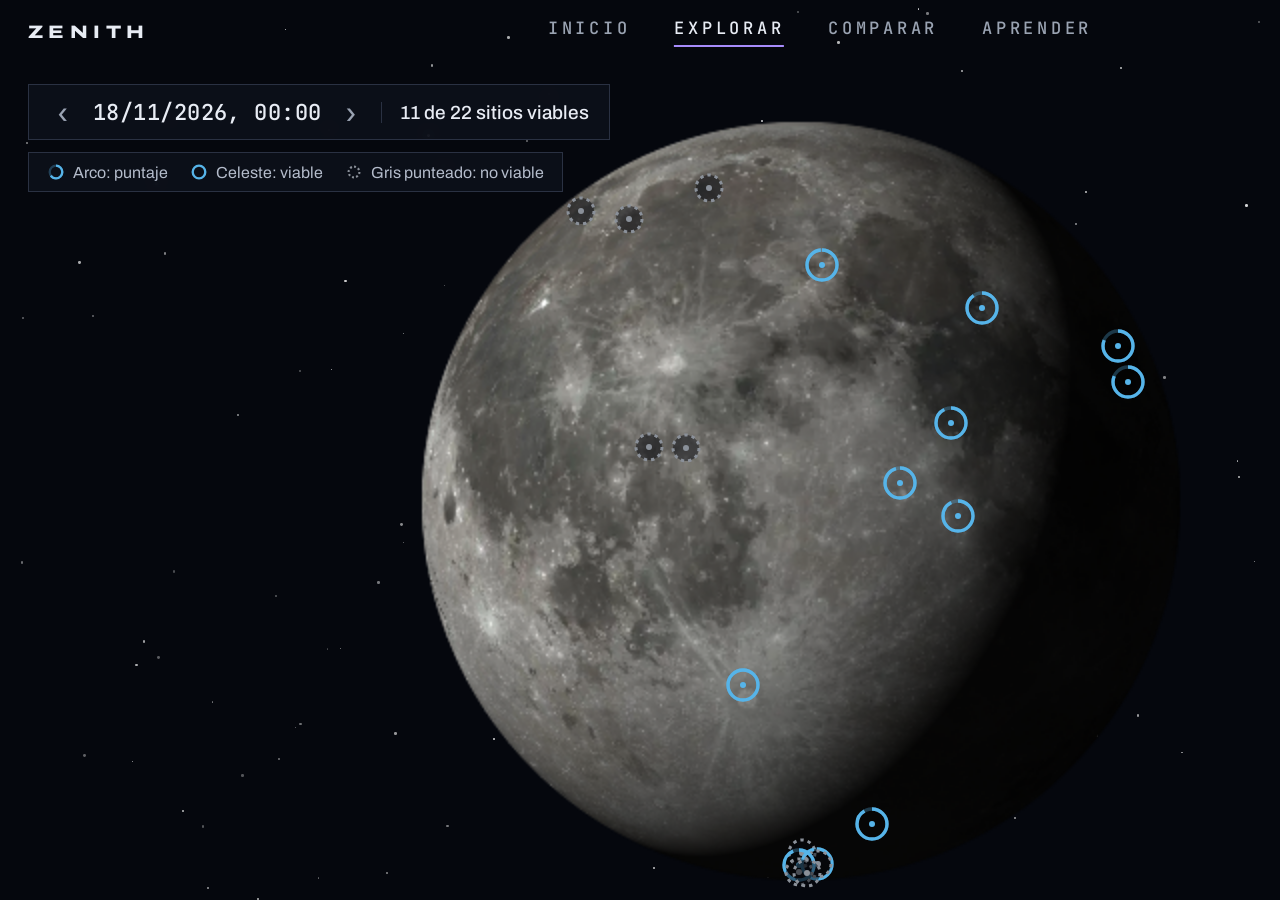
<file: presentacion/maqueta-test.html>
<!doctype html><meta charset="utf-8"><title>Prueba maqueta</title>
<style>@font-face{font-family:Archivo;src:url(assets/fonts/archivo-var.woff2);font-weight:100 900;font-stretch:62% 125%}
@font-face{font-family:JBM;src:url(assets/fonts/jetbrains-mono-var.woff2);font-weight:100 800}
body{margin:0;background:#000}</style>
<link rel="stylesheet" href="src/maqueta.css">
<div id="h"></div>
<script src="vendor/gsap.min.js"></script><script src="src/datos.js"></script><script src="src/maqueta.js"></script>
<script>window.m = new Maqueta(document.getElementById('h'))</script>
</file>
<file: frontend/src/design-system.css>
/* Sistema visual de Zenith (ciclo 2, V0).
 *
 * Reglas (ver docs/CICLO-2-VISUAL.md):
 *  - Un único acento fuerte. Los colores de DATOS (--data-*) van aparte y nunca se usan de adorno.
 *  - Contorno fino y fondo del color del panel; sin bloques rellenos que cansen la vista.
 *  - Títulos en grotesca ancha y pesada; cifras en monoespaciada.
 *  - Todo local: sin CDN (RNF-07).
 */

@font-face {
  font-family: "Archivo";
  src: url("../fonts/archivo-var.woff2") format("woff2");
  font-weight: 100 900;
  font-stretch: 62% 125%;
  font-display: swap;
}

@font-face {
  font-family: "JetBrains Mono";
  src: url("../fonts/jetbrains-mono-var.woff2") format("woff2");
  font-weight: 100 800;
  font-display: swap;
}

:root {
  /* Base */
  --bg: #05070d;
  --surface: rgba(14, 18, 28, 0.88);
  --surface-solid: #0e121c;
  --line: rgba(255, 255, 255, 0.12);
  --line-strong: rgba(255, 255, 255, 0.3);
  --ink: #e8ecf4;
  --ink-muted: #9aa3b2;

  /* Acento único: interfaz, foco, botón principal, marcos. Nunca codifica datos. */
  --accent: #a78bfa;
  --accent-ink: #05070d; /* texto sobre fondo de acento */

  /* Datos: paleta Okabe-Ito apta para daltonismo. No usar como decoración. */
  --data-earth-high: #56b4e9;
  --data-earth-mid: #e69f00;
  --data-earth-low: #d55e00;
  --data-off: #8a9099;
  --data-sun: #ffd25a;

  /* Estados */
  --state-ok: #7ee0a1;
  --state-warn: #f0c45a;
  --state-bad: #ff9a8a;

  /* Tipografía */
  --font-display: "Archivo", system-ui, sans-serif;
  --font-text: "Archivo", system-ui, sans-serif;
  --font-mono: "JetBrains Mono", ui-monospace, "SF Mono", Menlo, monospace;
  --fs-hero: clamp(2.6rem, 7vw, 5.5rem);
  --fs-title: 1.6rem;
  --fs-section: 0.95rem;
  --fs-body: 0.875rem;
  --fs-small: 0.78rem;
  --fs-data: 2.6rem;

  /* Espacio y forma */
  --space-1: 4px;
  --space-2: 8px;
  --space-3: 12px;
  --space-4: 16px;
  --space-5: 24px;
  --space-6: 40px;
  --bevel: 14px;

  color-scheme: dark;
}

/* ---------- Tipografía ---------- */

.display {
  font-family: var(--font-display);
  font-weight: 900;
  font-stretch: 125%;
  letter-spacing: -0.01em;
  line-height: 0.95;
}

.eyebrow {
  font-family: var(--font-mono);
  font-size: var(--fs-small);
  letter-spacing: 0.14em;
  text-transform: uppercase;
  color: var(--ink-muted);
}

.mono {
  font-family: var(--font-mono);
  font-variant-numeric: tabular-nums;
}

/* ---------- Íconos del kit (teñibles con currentColor) ---------- */

.icon {
  display: inline-block;
  width: 1.25em;
  height: 1.25em;
  flex: none;
  vertical-align: -0.25em;
  background-color: currentColor;
  -webkit-mask: var(--icon) center / contain no-repeat;
  mask: var(--icon) center / contain no-repeat;
}

.icon--lg {
  width: 2.4em;
  height: 2.4em;
}

.icon--xl {
  width: 6em;
  height: 6em;
}

.icon--accent {
  color: var(--accent);
}

/* ---------- Filete ---------- */

.rule {
  height: 1px;
  border: 0;
  margin: var(--space-4) 0;
  background: var(--line);
}

.rule--accent {
  background: linear-gradient(90deg, var(--accent) 0 48px, var(--line) 48px);
}

/* ---------- Encabezado de sección numerado ---------- */

.section-head {
  display: flex;
  align-items: center;
  gap: var(--space-3);
}

.section-head__num {
  font-family: var(--font-mono);
  font-size: var(--fs-small);
  letter-spacing: 0.12em;
  color: var(--accent);
}

.section-head__title {
  margin: 0;
  font-family: var(--font-display);
  font-size: var(--fs-section);
  font-weight: 800;
  font-stretch: 125%;
  letter-spacing: 0.08em;
  text-transform: uppercase;
}

.section-head__rule {
  flex: 1;
  height: 1px;
  background: linear-gradient(90deg, var(--line-strong), transparent);
}

.section-head .icon {
  color: var(--ink-muted);
}

/* ---------- Marco HUD: contorno fino biselado, fondo del panel, esquinas con acento ---------- */

.hud-frame {
  --b: var(--bevel);
  position: relative;
  padding: var(--space-4);
  background: var(--line-strong); /* el contorno es este fondo asomando 1 px */
  clip-path: polygon(
    var(--b) 0, calc(100% - var(--b)) 0, 100% var(--b), 100% calc(100% - var(--b)),
    calc(100% - var(--b)) 100%, var(--b) 100%, 0 calc(100% - var(--b)), 0 var(--b)
  );
}

.hud-frame::before {
  --bi: calc(var(--b) - 0.42px);
  content: "";
  position: absolute;
  inset: 1px;
  z-index: -1;
  background: var(--surface-solid);
  clip-path: polygon(
    var(--bi) 0, calc(100% - var(--bi)) 0, 100% var(--bi), 100% calc(100% - var(--bi)),
    calc(100% - var(--bi)) 100%, var(--bi) 100%, 0 calc(100% - var(--bi)), 0 var(--bi)
  );
}

/* Esquinas: trazos de acento sobre los lados rectos junto a cada bisel. */
.hud-frame::after {
  content: "";
  position: absolute;
  inset: 0;
  pointer-events: none;
  background:
    linear-gradient(var(--accent), var(--accent)) left var(--b) top 0 / 20px 2px no-repeat,
    linear-gradient(var(--accent), var(--accent)) left 0 top var(--b) / 2px 20px no-repeat,
    linear-gradient(var(--accent), var(--accent)) right var(--b) top 0 / 20px 2px no-repeat,
    linear-gradient(var(--accent), var(--accent)) right 0 top var(--b) / 2px 20px no-repeat,
    linear-gradient(var(--accent), var(--accent)) left var(--b) bottom 0 / 20px 2px no-repeat,
    linear-gradient(var(--accent), var(--accent)) left 0 bottom var(--b) / 2px 20px no-repeat,
    linear-gradient(var(--accent), var(--accent)) right var(--b) bottom 0 / 20px 2px no-repeat,
    linear-gradient(var(--accent), var(--accent)) right 0 bottom var(--b) / 2px 20px no-repeat;
}

.hud-frame--quiet::after {
  display: none;
}

/* ---------- Botones ---------- */

.btn {
  --b: 8px;
  position: relative;
  display: inline-flex;
  align-items: center;
  justify-content: center;
  gap: var(--space-2);
  padding: 7px 14px;
  border: 0;
  background: var(--line-strong);
  color: var(--ink);
  font: 600 var(--fs-body) / 1.2 var(--font-text);
  cursor: pointer;
  clip-path: polygon(
    var(--b) 0, 100% 0, 100% calc(100% - var(--b)), calc(100% - var(--b)) 100%, 0 100%, 0 var(--b)
  );
}

.btn::before {
  --bi: calc(var(--b) - 0.42px);
  content: "";
  position: absolute;
  inset: 1px;
  z-index: -1;
  background: var(--surface-solid);
  clip-path: polygon(
    var(--bi) 0, 100% 0, 100% calc(100% - var(--bi)), calc(100% - var(--bi)) 100%, 0 100%, 0 var(--bi)
  );
}

.btn:hover::before {
  background: color-mix(in srgb, var(--accent) 14%, var(--surface-solid));
}

.btn:focus-visible {
  outline: none;
  background: var(--accent);
}

.btn[aria-pressed="true"]::before {
  background: color-mix(in srgb, var(--accent) 24%, var(--surface-solid));
}

.btn:disabled {
  opacity: 0.5;
  cursor: default;
}

/* Principal: el único elemento relleno de acento de la pantalla. */
.btn--primary {
  padding: 11px 22px;
  background: var(--accent);
  color: var(--accent-ink);
  font-size: 1rem;
  font-weight: 800;
  font-stretch: 112%;
  letter-spacing: 0.04em;
  text-transform: uppercase;
}

.btn--primary::before {
  display: none;
}

.btn--primary:hover {
  background: color-mix(in srgb, var(--accent) 82%, white);
}

.btn--primary:focus-visible {
  background: white;
}

/* ---------- Dato ancla: cifra enorme con su contexto y su fuente ---------- */

.anchor {
  display: grid;
  gap: var(--space-1);
}

.anchor__value {
  font-family: var(--font-mono);
  font-size: var(--fs-data);
  font-weight: 700;
  line-height: 1;
  font-variant-numeric: tabular-nums;
}

.anchor__unit {
  margin-left: 0.15em;
  font-size: 0.45em;
  color: var(--accent);
}

.anchor__label {
  color: var(--ink);
  font-size: var(--fs-body);
}

.anchor__source {
  color: var(--ink-muted);
  font-size: 0.72rem;
}

@media (prefers-reduced-motion: reduce) {
  .btn,
  .btn::before {
    transition: none;
  }
}
</file>
<file: frontend/src/styles.css>
/* Alto de la barra de navegación: los paneles y el globo parten debajo de ella. */
:root {
  --nav-h: 52px;
}

/* Alias de los nombres anteriores hacia los tokens del sistema visual (design-system.css). */
:root {
  --panel: var(--surface);
  --border: var(--line);
  --text: var(--ink);
  --muted: var(--ink-muted);
  --ok: var(--state-ok);
  --warn: var(--state-warn);
  --bad: var(--state-bad);
  --comm-high: var(--data-earth-high);
  --comm-mid: var(--data-earth-mid);
  --comm-low: var(--data-earth-low);
  --off: var(--data-off);
  --viable: #56b4e9; /* = VIABLE_COLOR en views/encoding.js */
  --sun: var(--data-sun);
}

* {
  box-sizing: border-box;
}

html,
body {
  margin: 0;
  height: 100%;
  overflow: hidden;
  background: var(--bg);
  color: var(--text);
  font: 14px/1.4 var(--font-text);
}

#globe {
  position: fixed;
  inset: var(--nav-h) 0 0 0;
  width: 100%;
  height: calc(100% - var(--nav-h)); /* un lienzo no se estira solo con inset */
  display: block;
  touch-action: none;
}

.panel {
  background: var(--panel);
  border: 1px solid var(--border);
  border-radius: 10px;
  backdrop-filter: blur(6px);
}

h1 {
  margin: 0 0 10px;
  font-family: var(--font-display);
  font-size: 1.1rem;
  font-weight: 800;
  font-stretch: 118%;
  letter-spacing: 0.01em;
}

h2 {
  margin: 0;
  font-size: 0.95rem;
}

h3 {
  margin: 16px 0 6px;
  font-size: 0.82rem;
  color: var(--muted);
  font-weight: 600;
  text-transform: uppercase;
  letter-spacing: 0.04em;
}

.muted {
  color: var(--muted);
}

.caption {
  margin: 6px 0 0;
  color: var(--muted);
  font-size: 0.78rem;
}

.sr-only {
  position: absolute;
  width: 1px;
  height: 1px;
  overflow: hidden;
  clip: rect(0 0 0 0);
}

a {
  color: var(--accent);
}

/* Botones y campos */

button {
  flex: 1 1 auto;
  padding: 5px 8px;
  border-radius: 6px;
  border: 1px solid var(--border);
  background: #182030;
  color: var(--text);
  font: inherit;
  cursor: pointer;
}

button:hover:not(:disabled) {
  background: #22304a;
}

button:disabled {
  opacity: 0.55;
  cursor: default;
}

button.primary {
  background: color-mix(in srgb, var(--accent) 30%, var(--surface-solid));
  border-color: var(--accent);
}

button.primary:hover:not(:disabled) {
  background: color-mix(in srgb, var(--accent) 42%, var(--surface-solid));
}

button.link {
  padding: 0;
  border: 0;
  background: none;
  color: var(--text);
  font-weight: 600;
  text-align: left;
}

button.link:hover {
  background: none;
  text-decoration: underline;
}

button:focus-visible,
#site-list li:focus-visible,
summary:focus-visible,
input:focus-visible {
  outline: 2px solid var(--accent);
  outline-offset: 1px;
}

input {
  width: 100%;
  padding: 6px 8px;
  border-radius: 6px;
  border: 1px solid var(--border);
  background: #0b0f18;
  color: var(--text);
  font: inherit;
}

.buttons {
  display: flex;
  flex-wrap: wrap;
  gap: 6px;
  margin-top: 8px;
}

/* Columna izquierda: controles y detalle */

#left {
  position: fixed;
  top: calc(var(--nav-h) + 12px);
  left: 16px;
  bottom: 16px;
  width: 360px;
  display: flex;
  flex-direction: column;
  gap: 12px;
  pointer-events: none; /* el hueco entre paneles deja pasar el mouse al globo */
}

#left > * {
  pointer-events: auto;
}

#controls {
  padding: 14px;
  flex: none;
}

#controls > label {
  display: block;
  color: var(--muted);
  font-size: 0.8rem;
  margin-bottom: 4px;
}

#status {
  margin: 10px 0 0;
  font-size: 0.85rem;
  color: var(--muted);
}

#status[data-kind="ok"] {
  color: var(--ok);
}

#status[data-kind="error"] {
  color: var(--bad);
}

#detail {
  flex: 1 1 auto;
  min-height: 0;
  display: flex;
  flex-direction: column;
}

#detail[hidden] {
  display: none;
}

.detail-header {
  display: flex;
  align-items: flex-start;
  justify-content: space-between;
  gap: 10px;
  padding: 14px 14px 0;
}

.detail-header button {
  flex: none;
  width: 28px;
  height: 28px;
  padding: 0;
}

.detail-body {
  padding: 4px 14px 14px;
  overflow-y: auto;
}

.detail-body[aria-busy="true"] {
  opacity: 0.5;
}

.detail-body p {
  margin: 6px 0;
}

.note {
  padding: 6px 8px;
  border-left: 3px solid var(--accent);
  background: color-mix(in srgb, var(--accent) 8%, transparent);
  font-size: 0.85rem;
}

.verdict {
  font-weight: 600;
}

.verdict.ok,
.ok {
  color: var(--ok);
}

.verdict.bad,
.bad {
  color: var(--bad);
}

.warn {
  color: var(--warn);
}

.error {
  color: var(--bad);
}

.counters {
  display: grid;
  grid-template-columns: 1fr 1fr;
  gap: 8px;
  margin-top: 8px;
}

.counter {
  padding: 8px;
  border-radius: 8px;
  background: rgba(255, 255, 255, 0.04);
  border: 1px solid var(--border);
}

.counter b {
  display: block;
  font-size: 0.9rem;
}

.counter span {
  display: block;
  margin-top: 2px;
  color: var(--muted);
  font-size: 0.75rem;
}

.bar {
  display: grid;
  grid-template-columns: 96px 1fr 32px;
  gap: 8px;
  align-items: center;
  margin: 4px 0;
  font-size: 0.85rem;
}

.bar .track {
  height: 8px;
  border-radius: 4px;
  background: rgba(255, 255, 255, 0.08);
  overflow: hidden;
}

.bar .track span {
  display: block;
  height: 100%;
  background: var(--accent);
}

.bar b {
  text-align: right;
  font-variant-numeric: tabular-nums;
}

.metrics {
  width: 100%;
  border-collapse: collapse;
  font-size: 0.82rem;
  font-variant-numeric: tabular-nums;
}

.metrics th,
.metrics td {
  padding: 4px 6px;
  border-bottom: 1px solid var(--border);
  text-align: right;
}

.metrics th:first-child,
.metrics tbody th {
  text-align: left;
  color: var(--muted);
  font-weight: normal;
}

.windows {
  margin: 0;
  padding-left: 18px;
  font-size: 0.8rem;
}

.actions {
  display: flex;
  gap: 8px;
  margin-top: 16px;
}

/* Panorama del cielo */

.sky {
  display: block;
  width: 100%;
  height: auto;
  border-radius: 6px;
  overflow: hidden;
}

.sky-bg {
  fill: #03050a;
}

.sky-ground {
  fill: #2a2d33;
}

.sky-grid {
  stroke: rgba(255, 255, 255, 0.08);
  stroke-width: 0.5;
}

.sky-horizon {
  stroke: #c9ced6;
  stroke-width: 1;
}

.sky-tick,
.sky-cardinal {
  fill: var(--muted);
  font-size: 8px;
}

.sky-trail {
  fill: none;
  stroke-width: 1;
  stroke-dasharray: 2 2;
  opacity: 0.75;
}

.sky-body {
  stroke: #05070d;
  stroke-width: 1;
}

.sky-body.below {
  opacity: 0.5;
}

.sky-label {
  font-size: 9px;
  font-weight: 600;
  paint-order: stroke;
  stroke: #05070d;
  stroke-width: 3px;
}

.sky-cursor {
  fill: none;
  stroke-width: 2;
}

/* Línea de tiempo */

.timeline {
  display: block;
  width: 100%;
  height: auto;
  cursor: crosshair;
  touch-action: none;
}

.strip-bg {
  fill: rgba(255, 255, 255, 0.06);
}

.strip-label {
  fill: #05070d;
  font-size: 6px;
  font-weight: 700;
}

.timeline-bg {
  fill: #03050a;
}

.timeline-ground {
  fill: #2a2d33;
}

.timeline-line {
  fill: none;
  stroke-width: 1.4;
}

.timeline-cursor line {
  stroke: rgba(255, 255, 255, 0.6);
  stroke-width: 0.75;
}

.timeline-readout {
  min-height: 2.6em;
}

/* Animación */

.play {
  align-items: center;
}

.play #play[aria-pressed="true"] {
  background: color-mix(in srgb, var(--accent) 30%, var(--surface-solid));
  border-color: var(--accent);
}

label.inline {
  display: flex;
  align-items: center;
  gap: 6px;
  margin: 0;
  color: var(--muted);
  font-size: 0.8rem;
}

select {
  padding: 5px 6px;
  border-radius: 6px;
  border: 1px solid var(--border);
  background: #0b0f18;
  color: var(--text);
  font: inherit;
}

.custom select {
  width: 100%;
  margin-top: 2px;
}

.custom input[type="range"] {
  padding: 0;
  accent-color: var(--accent);
}

/* Leyenda, coordenadas y ranking */

.legend {
  padding: 14px;
  border-bottom: 1px solid var(--border);
}

.legend dl {
  display: grid;
  grid-template-columns: 44px 1fr;
  gap: 5px 10px;
  align-items: center;
  margin: 10px 0 0;
  font-size: 0.82rem;
}

.legend dt {
  display: flex;
  justify-content: center;
}

.legend dd {
  margin: 0;
  color: var(--muted);
}

.legend dd b {
  color: var(--text);
  font-weight: 600;
}

.reticle-key {
  width: 20px;
  height: 20px;
  flex: none;
  vertical-align: middle;
}

.swatch {
  width: 11px;
  height: 11px;
  border-radius: 50%;
  background: var(--c);
}

.custom {
  padding: 10px 14px;
  border-bottom: 1px solid var(--border);
}

.custom summary {
  cursor: pointer;
  font-weight: 600;
  font-size: 0.9rem;
}

.custom form {
  display: grid;
  gap: 8px;
  margin-top: 10px;
}

.custom label {
  display: block;
  color: var(--muted);
  font-size: 0.78rem;
}

.custom .fields {
  display: grid;
  grid-template-columns: 1fr 1fr;
  gap: 8px;
}

.form-error {
  margin: 0;
  color: var(--bad);
  font-size: 0.8rem;
}

.list-header {
  display: flex;
  justify-content: space-between;
  align-items: center;
  padding: 12px 14px 0;
}

.list-header label {
  color: var(--muted);
  font-size: 0.85rem;
  cursor: pointer;
}

.list-header input {
  width: auto;
}

.list-hint {
  margin: 4px 14px 8px;
  color: var(--muted);
  font-size: 0.78rem;
}

#site-list {
  list-style: none;
  margin: 0;
  padding: 0 6px 10px;
  overflow-y: auto;
  flex: 1;
}

#site-list li {
  display: grid;
  grid-template-columns: 14px 1fr auto;
  grid-template-areas:
    "dot name score"
    ". sub sub";
  gap: 2px 10px;
  align-items: center;
  padding: 8px;
  border-radius: 8px;
  cursor: pointer;
}

#site-list li:hover {
  background: rgba(255, 255, 255, 0.05);
}

#site-list li[aria-selected="true"] {
  background: color-mix(in srgb, var(--accent) 16%, transparent);
}

.dot {
  grid-area: dot;
  width: 12px;
  height: 12px;
  border-radius: 50%;
}

.name {
  grid-area: name;
  min-width: 0;
}

.name small {
  display: block;
  color: var(--muted);
  font-size: 0.75rem;
}

.score {
  grid-area: score;
  font-size: 1.1rem;
  font-weight: 700;
  font-variant-numeric: tabular-nums;
}

.sub {
  grid-area: sub;
  color: var(--muted);
  font-size: 0.78rem;
  font-variant-numeric: tabular-nums;
}

.status {
  margin-left: 6px;
  font-weight: 600;
}

.status.ok {
  color: var(--ok);
}

.status.bad {
  color: var(--bad);
}

/* Comparación */

.overlay {
  position: fixed;
  inset: 0;
  z-index: 20;
  display: flex;
  align-items: center;
  justify-content: center;
  padding: 16px;
  background: rgba(2, 4, 8, 0.7);
}

.overlay[hidden] {
  display: none;
}

.compare-scroll {
  overflow-x: auto;
}

.compare-table {
  width: 100%;
  border-collapse: collapse;
  font-size: 0.85rem;
  font-variant-numeric: tabular-nums;
}

.compare-table th,
.compare-table td {
  padding: 6px 8px;
  border-bottom: 1px solid var(--border);
  vertical-align: top;
  text-align: left;
}

.compare-table thead th {
  min-width: 190px;
}

.compare-table thead th > * {
  display: block;
  margin-bottom: 4px;
}

.compare-table thead .sky-container {
  margin: 6px 0;
}

.compare-table tbody th {
  color: var(--muted);
  font-weight: normal;
  white-space: nowrap;
}

.compare-table td.best {
  color: var(--ok);
  font-weight: 700;
}

.compare-table .remove {
  width: auto;
  font-size: 0.78rem;
}

/* Tooltip del globo */

#tooltip {
  position: fixed;
  z-index: 10;
  max-width: 280px;
  padding: 8px 10px;
  border-radius: 8px;
  background: rgba(8, 11, 18, 0.95);
  border: 1px solid var(--border);
  pointer-events: none;
  font-size: 0.82rem;
}

#tooltip > * {
  display: block;
}

#tooltip em {
  color: var(--muted);
  font-style: normal;
  margin-top: 2px;
}

/* Pantallas angostas: controles arriba, lista o detalle abajo */

@media (max-width: 760px) {
  #left {
    left: 16px;
    right: 16px;
    width: auto;
  }

  #detail {
    position: fixed;
    left: 16px;
    right: 16px;
    bottom: 16px;
    max-height: 55vh;
  }

  .legend {
    display: none;
  }
}

/* Relieve en el cielo y la línea de tiempo */

.sky-terrain {
  fill: #2a2d33;
  opacity: 0.92;
}

.sky-zero {
  stroke: rgba(255, 255, 255, 0.35);
  stroke-width: 0.6;
  stroke-dasharray: 3 3;
}

.timeline-horizon {
  fill: none;
  stroke-width: 0.9;
  stroke-dasharray: 2 2;
  opacity: 0.8;
}

/* Topography & Landing Safety */

.slope-presets {
  display: flex;
  flex-wrap: wrap;
  gap: 4px;
  margin-bottom: 8px;
}

.slope-presets button {
  flex: 1 1 auto;
  font-size: 0.72rem;
  padding: 4px 6px;
}

.slope-presets button.active {
  border-color: var(--accent, #56b4e9);
  background: rgba(86, 180, 233, 0.16);
}

.topography-summary {
  display: grid;
  grid-template-columns: repeat(3, minmax(0, 1fr));
  gap: 8px;
  padding: 8px 10px;
  margin-bottom: 12px;
  border: 1px solid var(--border);
  border-radius: 6px;
  background: rgba(255, 255, 255, 0.03);
}

.topography-summary > div {
  display: flex;
  flex-direction: column;
  gap: 2px;
  font-size: 0.82rem;
}

.slope-badge {
  display: inline-block;
  padding: 1px 6px;
  border-radius: 999px;
  font-size: 0.72rem;
  font-weight: 600;
}

.slope-badge.ok {
  background: rgba(70, 200, 120, 0.18);
  color: #7ee2a8;
}

.slope-badge.warn {
  background: rgba(230, 159, 0, 0.2);
  color: #f6c25b;
}

.slope-badge.bad {
  background: rgba(213, 94, 0, 0.22);
  color: #ff8e72;
}

.slope-warning {
  padding: 8px 10px;
  margin: 8px 0;
  border-left: 3px solid #d55e00;
  border-radius: 4px;
  background: rgba(213, 94, 0, 0.14);
  color: #ffb49a;
  font-size: 0.82rem;
}

/* Phase 2 & 3: 3D Relief, Mission Control Readiness, Radar & Patch */

.surface-toggle button.active {
  border-color: var(--accent, #56b4e9);
  background: rgba(86, 180, 233, 0.18);
}

.lola-colorbar {
  margin: 4px 0 6px;
}

.lola-bar {
  height: 7px;
  border-radius: 999px;
  background: linear-gradient(
    to right,
    #301278 0%,
    #205cd6 18%,
    #18b9d2 36%,
    #40d26e 52%,
    #ebdc38 68%,
    #f07820 82%,
    #d7261e 93%,
    #faf5f0 100%
  );
  border: 1px solid rgba(255, 255, 255, 0.16);
}

.lola-ticks {
  display: flex;
  justify-content: space-between;
  font-size: 0.68rem;
  color: var(--muted);
  margin-top: 2px;
  font-variant-numeric: tabular-nums;
}

.readiness-banner {
  display: flex;
  align-items: center;
  gap: 8px;
  padding: 8px 10px;
  margin: 8px 0;
  border-radius: 6px;
  font-size: 0.84rem;
  font-weight: 500;
}

.readiness-banner .badge {
  padding: 2px 8px;
  border-radius: 999px;
  font-size: 0.74rem;
  font-weight: 700;
  letter-spacing: 0.04em;
}

.readiness-banner.go {
  background: rgba(70, 200, 120, 0.14);
  border: 1px solid rgba(70, 200, 120, 0.38);
  color: #9ff0bf;
}

.readiness-banner.go .badge {
  background: #2f9e5b;
  color: #05160c;
}

.readiness-banner.nogo {
  background: rgba(213, 94, 0, 0.16);
  border: 1px solid rgba(213, 94, 0, 0.45);
  color: #ffb49a;
}

.readiness-banner.nogo .badge {
  background: #d55e00;
  color: #fff;
}

.terrain-patch-controls {
  display: flex;
  gap: 4px;
  margin-bottom: 6px;
  width: 100%;
  max-width: 320px;
}

.terrain-patch-btn {
  flex: 1;
  font-size: 11px;
  padding: 5px 4px;
  background: var(--surface-2, #141a29);
  color: var(--text-muted, #94a3b8);
  border: 1px solid var(--border, #242e42);
  border-radius: 4px;
  cursor: pointer;
  transition: all 0.15s ease;
  white-space: nowrap;
}

.terrain-patch-btn:hover:not(:disabled) {
  background: var(--surface-3, #1e2638);
  color: var(--text, #f1f5f9);
}

.terrain-patch-btn.active {
  background: var(--accent, #38bdf8);
  color: #060912;
  font-weight: 600;
  border-color: var(--accent, #38bdf8);
}

.terrain-patch-btn:disabled {
  opacity: 0.4;
  cursor: not-allowed;
}

.terrain-patch-canvas {
  display: block;
  width: 100%;
  max-width: 320px;
  height: auto;
  border: 1px solid var(--border);
  border-radius: 6px;
  background: #060912;
  cursor: grab;
}

.terrain-patch-canvas:active {
  cursor: grabbing;
}

.terrain-patch-legend {
  font-size: 11px;
  color: var(--text-muted, #94a3b8);
  margin-top: 6px;
  max-width: 320px;
  line-height: 1.35;
}

/* Modo simple y modo técnico */

body.mode-simple .tech-only,
body:not(.mode-simple) .simple-only {
  display: none !important;
}

.segmented {
  display: inline-flex;
  border: 1px solid var(--border);
  border-radius: 7px;
  overflow: hidden;
  margin-bottom: 10px;
}

.segmented.wide {
  display: flex;
}

.segmented button {
  border: 0;
  border-radius: 0;
  background: transparent;
  padding: 4px 10px;
}

.segmented button[aria-pressed="true"] {
  background: color-mix(in srgb, var(--accent) 30%, var(--surface-solid));
  font-weight: 600;
}

button.small {
  flex: none;
  padding: 3px 8px;
  font-size: 0.78rem;
}

.plain {
  margin-top: 10px;
  padding: 10px 12px;
  border-radius: 8px;
  background: color-mix(in srgb, var(--accent) 8%, transparent);
  border: 1px solid color-mix(in srgb, var(--accent) 28%, transparent);
}

.plain ul {
  margin: 0;
  padding-left: 18px;
}

.plain li + li {
  margin-top: 6px;
}

.learn p {
  margin: 8px 0 0;
  color: var(--muted);
  font-size: 0.85rem;
}

.status + .reason,
.sub .reason {
  display: block;
  color: var(--bad);
  font-size: 0.75rem;
}

.best-dates > button {
  width: 100%;
}

.best-list {
  margin: 8px 0 0;
  padding-left: 20px;
  font-size: 0.85rem;
}

.best-list li {
  margin: 6px 0;
}

.best-list li > span {
  display: inline-block;
  min-width: 70%;
}

.best-list small {
  display: block;
  color: var(--muted);
}

.best-list button {
  float: right;
  flex: none;
}

.credits {
  border-top: 1px solid var(--border);
  border-bottom: 0;
}

@media (prefers-reduced-motion: reduce) {
  * {
    scroll-behavior: auto !important;
    transition: none !important;
  }
}

/* ---------- Barra de navegación y secciones ---------- */

#topnav {
  position: fixed;
  top: 0;
  left: 0;
  right: 0;
  height: var(--nav-h);
  z-index: 30;
  display: flex;
  align-items: center;
  gap: var(--space-4);
  padding: 0 var(--space-4);
  background: color-mix(in srgb, var(--bg) 84%, transparent);
  backdrop-filter: blur(8px);
  border-bottom: 1px solid var(--line);
}

#topnav .segmented {
  margin: 0;
}

.brand {
  display: flex;
  align-items: center;
  gap: var(--space-2);
  color: var(--ink);
  text-decoration: none;
  font-family: var(--font-display);
  font-size: 0.95rem;
  font-weight: 800;
  font-stretch: 118%;
  white-space: nowrap;
}

.brand .icon {
  color: var(--accent);
  width: 1.5em;
  height: 1.5em;
}

.nav-links {
  display: flex;
  gap: var(--space-1);
  margin: 0 auto;
  padding: 0;
  list-style: none;
}

.nav-links a {
  display: flex;
  align-items: baseline;
  gap: var(--space-2);
  padding: 8px 12px;
  color: var(--ink-muted);
  font-size: 0.85rem;
  text-decoration: none;
  border-bottom: 2px solid transparent;
}

.nav-links a:hover {
  color: var(--ink);
}

.nav-links a[aria-current="page"] {
  color: var(--ink);
  border-bottom-color: var(--accent);
}

.nav-num {
  font-family: var(--font-mono);
  font-size: 0.72rem;
  letter-spacing: 0.08em;
  color: var(--accent);
}

#topnav a:focus-visible {
  outline: 2px solid var(--accent);
  outline-offset: 2px;
}

.page[hidden] {
  display: none !important;
}

.page h1:focus {
  outline: none;
}

a.btn {
  text-decoration: none;
}

/* Comparación (provisoria): ocupa la pantalla bajo la barra. La intro tiene su propio archivo (intro.css). */
.page--compare {
  position: fixed;
  inset: var(--nav-h) 0 0 0;
  display: grid;
  place-items: center;
  padding: var(--space-5) var(--space-4);
  overflow-y: auto;
}

.page-inner {
  display: grid;
  gap: var(--space-5);
  width: min(760px, 100%);
}

.page--compare .hud-frame p {
  margin: 0 0 var(--space-4);
  max-width: 62ch;
}

@media (max-width: 620px) {
  .brand-name {
    display: none;
  }
}

@media (max-width: 480px) {
  #topnav {
    gap: var(--space-2);
    padding: 0 var(--space-3);
  }

  .nav-num {
    display: none;
  }

  .nav-links a {
    padding: 8px;
  }
}

/* Relieve y calidad del globo */

.relief {
  display: grid;
  gap: var(--space-2);
  margin-top: var(--space-3);
  padding-top: var(--space-3);
  border-top: 1px solid var(--line);
}

.relief label {
  display: grid;
  gap: 2px;
  margin: 0;
  color: var(--ink-muted);
  font-size: 0.8rem;
}

.relief .check {
  display: flex;
  align-items: center;
  gap: var(--space-2);
  color: var(--ink);
  font-size: var(--fs-body);
}

.relief .check input {
  width: auto;
}

.range-row {
  display: flex;
  align-items: center;
  gap: var(--space-3);
}

.range-row input {
  padding: 0;
  accent-color: var(--accent);
}

.range-row output {
  min-width: 2.6em;
  color: var(--ink);
  font-family: var(--font-mono);
  font-size: var(--fs-small);
  text-align: right;
}

/* Surface & Risk Layer grid inside the config drawer */
.layer-grid {
  display: grid;
  grid-template-columns: 1fr 1fr;
  gap: 6px;
  margin-top: 8px;
}

.layer-grid button[aria-pressed="true"] {
  background: rgba(34, 211, 238, 0.18);
  color: #f8fafc;
  border-color: rgba(34, 211, 238, 0.65);
}

/* Puntaje referencial (sitio no viable) y métrica sin datos. */
.mini .ref { opacity: 0.55; }
.bar.nodata-bar b { font-weight: 400; color: var(--ink-muted); font-size: 0.75rem; }
.bar.nodata-bar .track { background: repeating-linear-gradient(135deg, transparent 0 4px, rgba(255, 255, 255, 0.1) 4px 8px); }
</file>
<file: frontend/src/minimal.css>
/* Rediseño minimalista: portada con la Luna enorme, vista general con solo los puntos y un panel
 * de configuración. Se carga después de styles.css y reemplaza su disposición: los paneles fijos de la
 * versión anterior (#left, #controls, #sidebar) ya no existen.
 *
 * Idea de diseño: un tomador de decisiones no necesita ver todo a la vez. Lo único siempre visible es la
 * fecha; la ficha de un sitio aparece al elegirlo, y "Comparar" solo cuando hay 2 o más elegidos.
 */

[hidden] {
  display: none !important;
}

/* ---------- Globo de fondo ---------- */

#globe {
  inset: 0;
  height: 100%;
}

.page--hero,
.page--explore {
  position: fixed;
  inset: 0;
  pointer-events: none; /* el globo de atrás recibe el mouse; los hijos lo reactivan */
}

.page--hero > *,
.page--explore > * {
  pointer-events: auto;
}

.page--compare {
  z-index: 5;
  background: var(--bg);
}

.glass {
  background: color-mix(in srgb, var(--bg) 66%, transparent);
  backdrop-filter: blur(10px);
  border: 1px solid var(--line);
  border-radius: 12px;
}

.icon-btn {
  flex: none;
  width: 30px;
  height: 30px;
  padding: 0;
  border-radius: 8px;
}

/* ---------- Barra superior: transparente, como en la referencia ---------- */

#topnav {
  background: transparent;
  backdrop-filter: none;
  border-bottom: 0;
}

body[data-section="comparar"] #topnav {
  background: var(--bg);
  border-bottom: 1px solid var(--line);
}

.brand {
  font-size: 0.78rem;
  font-stretch: 100%;
  font-weight: 600;
  letter-spacing: 0.3em;
  text-transform: uppercase;
}

.nav-links a {
  font-size: 0.75rem;
  font-weight: 600;
  letter-spacing: 0.22em;
  text-transform: uppercase;
}

.nav-num {
  display: none;
}

.nav-gear {
  display: none;
  flex: none;
  width: 34px;
  height: 34px;
  padding: 0;
  place-items: center;
  border-radius: 50%;
  background: transparent;
  border-color: var(--line-strong);
  font-size: 1.15rem;
}

body[data-section="explorar"] .nav-gear {
  display: grid;
}

.nav-gear[aria-expanded="true"] {
  background: color-mix(in srgb, var(--accent) 22%, transparent);
  border-color: var(--accent);
}

/* ---------- Portada ---------- */

.hero-copy {
  position: absolute;
  left: clamp(28px, 9vw, 150px);
  top: 50%;
  display: grid;
  gap: 44px;
  max-width: min(560px, 46vw);
  transform: translateY(-62%);
}

.hero-title {
  margin: 0;
  font-family: var(--font-display);
  font-size: clamp(1.9rem, 3.7vw, 3.7rem);
  font-weight: 600;
  font-stretch: 125%;
  letter-spacing: 0.07em;
  line-height: 1.14;
  text-transform: uppercase;
  text-wrap: balance;
}

.hero-title:focus {
  outline: none;
}

/* Botón con marcos de esquina, como el de la referencia. */
.cta {
  --tick: var(--accent);
  position: relative;
  display: inline-flex;
  width: max-content;
  padding: 22px 36px;
  color: var(--ink);
  font-size: 0.7rem;
  font-weight: 600;
  letter-spacing: 0.3em;
  text-decoration: none;
  text-transform: uppercase;
  background: color-mix(in srgb, var(--accent) 7%, transparent);
  border: 1px solid color-mix(in srgb, var(--accent) 34%, transparent);
  transition: background 0.2s;
}

.cta::before {
  content: "";
  position: absolute;
  inset: -1px;
  pointer-events: none;
  background:
    linear-gradient(var(--tick), var(--tick)) left top / 11px 2px no-repeat,
    linear-gradient(var(--tick), var(--tick)) left top / 2px 11px no-repeat,
    linear-gradient(var(--tick), var(--tick)) right top / 11px 2px no-repeat,
    linear-gradient(var(--tick), var(--tick)) right top / 2px 11px no-repeat,
    linear-gradient(var(--tick), var(--tick)) left bottom / 11px 2px no-repeat,
    linear-gradient(var(--tick), var(--tick)) left bottom / 2px 11px no-repeat,
    linear-gradient(var(--tick), var(--tick)) right bottom / 11px 2px no-repeat,
    linear-gradient(var(--tick), var(--tick)) right bottom / 2px 11px no-repeat;
}

.cta:hover {
  background: color-mix(in srgb, var(--accent) 18%, transparent);
}

.cta:focus-visible {
  outline: 2px solid var(--accent);
  outline-offset: 4px;
}

/* Regla vertical del borde izquierdo y coordenadas del borde derecho. */
.hero-ruler {
  position: absolute;
  left: 0;
  top: 24%;
  width: 16px;
  height: 52%;
  pointer-events: none;
  background: repeating-linear-gradient(to bottom, rgba(255, 255, 255, 0.32) 0 1px, transparent 1px 11px);
}

.hero-ruler::before {
  content: "";
  position: absolute;
  left: 0;
  top: 0;
  width: 36px;
  height: 2px;
  background: var(--accent);
}

.hero-coords {
  position: absolute;
  right: 18px;
  top: 22%;
  margin: 0;
  color: var(--ink-muted);
  font-family: var(--font-mono);
  font-size: 0.75rem;
  letter-spacing: 0.22em;
  text-transform: uppercase;
  white-space: nowrap;
  writing-mode: vertical-rl;
  pointer-events: none;
}

.hero-facts {
  position: absolute;
  left: clamp(28px, 9vw, 150px);
  bottom: 56px;
  display: grid;
  grid-template-columns: repeat(3, minmax(0, 1fr));
  gap: 32px;
  width: min(720px, 44vw); /* termina antes de la Luna, para que el texto no pierda contraste */
  margin: 0;
  padding: 0;
  list-style: none;
}

.hero-facts li {
  display: grid;
  gap: 6px;
  color: var(--ink-muted);
  font-size: 0.78rem;
  line-height: 1.45;
}

.fact-label {
  color: var(--ink);
  font-size: 0.75rem;
  font-weight: 700;
  letter-spacing: 0.2em;
  text-transform: uppercase;
}

.hero-sources {
  position: absolute;
  left: clamp(28px, 9vw, 150px);
  bottom: 18px;
  margin: 0;
  color: var(--ink-muted);
  font-size: 0.75rem;
}

.hero-sources a {
  color: var(--ink-muted);
}

/* Entrada en orden de lectura; al apretar "Comenzar" el texto se va mientras la cámara se aleja. */
.page--hero > * {
  animation: hero-in 0.9s cubic-bezier(0.2, 0.7, 0.2, 1) both;
}

.page--hero .hero-copy { animation-delay: 0.15s; }
.page--hero .hero-facts { animation-delay: 0.5s; }
.page--hero .hero-sources { animation-delay: 0.6s; }

@keyframes hero-in {
  from {
    opacity: 0;
    translate: 0 16px;
  }
}

body.hero-leaving .page--hero > * {
  opacity: 0;
  translate: 0 -10px;
  pointer-events: none;
  animation: none;
  transition: opacity 0.6s ease, translate 0.6s ease;
}

/* ---------- Vista general ---------- */

.page--explore {
  animation: hud-in 0.9s ease both;
}

@keyframes hud-in {
  from {
    opacity: 0;
  }
}

/* Barra superior izquierda: fecha, animación y leyenda mínima sin superposición. */
.hud-top-left {
  position: fixed;
  top: calc(var(--nav-h) + 8px);
  left: 16px;
  z-index: 4;
  display: flex;
  flex-direction: column;
  align-items: flex-start;
  gap: 8px;
  max-width: calc(100vw - 32px);
  pointer-events: none;
}

.hud-top-left > * {
  pointer-events: auto;
}

#datebar {
  display: flex;
  flex-direction: column;
  gap: 6px;
  width: fit-content;
  padding: 8px 14px;
  border-radius: 14px;
  background: rgba(8, 10, 18, 0.78);
  backdrop-filter: blur(14px);
  border: 1px solid rgba(255, 255, 255, 0.09);
}

.datebar-row {
  display: flex;
  align-items: center;
  justify-content: space-between;
  width: 100%;
  gap: 8px;
}

.datebar-nav {
  display: inline-flex;
  align-items: center;
  gap: 4px;
  min-width: 0;
}

.datebar-row-controls {
  justify-content: flex-start;
  flex-wrap: wrap;
  gap: 10px;
  padding-top: 6px;
  border-top: 1px solid rgba(255, 255, 255, 0.06);
}

.datebar-sep {
  flex: none;
  width: 1px;
  height: 16px;
  margin: 0 2px;
  background: rgba(255, 255, 255, 0.09);
}

#datebar .step {
  flex: none;
  width: 34px;
  height: 34px;
  padding: 0;
  border: 0;
  background: none;
  color: var(--ink-muted);
  font-size: 1.6rem;
  line-height: 1;
}

#datebar .step:hover {
  color: var(--ink);
  background: none;
}

#datebar input {
  width: auto;
  padding: 4px 2px;
  border: 0;
  background: transparent;
  color: var(--ink);
  font: 600 15px var(--font-mono);
}

#datebar #status {
  margin: 0;
  font-size: 0.82rem;
  color: var(--ink);
  white-space: nowrap;
}

.datebar-steps {
  display: inline-flex;
  align-items: center;
  flex: 1.15;
  min-width: 0;
  border-radius: 8px;
  border: 1px solid rgba(255, 255, 255, 0.08);
  background: rgba(255, 255, 255, 0.04);
  overflow: hidden;
}

.datebar-steps button {
  flex: 1;
  display: inline-flex;
  align-items: center;
  justify-content: center;
  text-align: center;
  height: 28px;
  padding: 0 8px;
  border: 0;
  border-radius: 0;
  background: transparent;
  color: var(--ink-muted);
  font-size: 12px;
  font-weight: 500;
  line-height: 1;
  white-space: nowrap;
  transition: background 0.15s ease, color 0.15s ease;
}

.datebar-steps button + button {
  border-left: 1px solid rgba(255, 255, 255, 0.07);
}

.datebar-steps #date-now {
  color: var(--ink);
}

.datebar-steps button:hover {
  background: rgba(255, 255, 255, 0.10);
  color: var(--ink);
}

.datebar-play {
  display: inline-flex;
  align-items: center;
  flex: 1;
  min-width: 0;
  gap: 6px;
}

#datebar .datebar-pill {
  flex: none;
  width: auto;
  height: 28px;
  padding: 0 10px;
  border-radius: 8px;
  border: 1px solid rgba(255, 255, 255, 0.09);
  background: rgba(255, 255, 255, 0.05);
  color: var(--ink);
  font-size: 12px;
  font-weight: 500;
  line-height: 1;
  white-space: nowrap;
  transition: background 0.15s ease, border-color 0.15s ease, box-shadow 0.15s ease, color 0.15s ease;
}

#datebar #play {
  flex: 1;
  display: inline-flex;
  align-items: center;
  justify-content: center;
}

#datebar select.datebar-pill {
  height: 28px;
  padding: 0 22px 0 9px;
  color: var(--ink-muted);
}

#datebar .datebar-pill:hover {
  background: rgba(255, 255, 255, 0.10);
  color: var(--ink);
}

#datebar #play[aria-pressed="true"] {
  background: color-mix(in srgb, var(--accent) 22%, rgba(8, 10, 18, 0.85));
  border-color: color-mix(in srgb, var(--accent) 65%, transparent);
  box-shadow: 0 0 12px color-mix(in srgb, var(--accent) 28%, transparent);
  color: var(--ink);
}

/* Panel del engranaje. */
.drawer {
  position: fixed;
  top: calc(var(--nav-h) + 8px);
  right: 16px;
  bottom: 16px;
  width: min(380px, calc(100vw - 32px));
  display: flex;
  flex-direction: column;
  overflow: hidden;
  background: rgba(8, 10, 18, 0.78);
  backdrop-filter: blur(14px);
  border: 1px solid rgba(255, 255, 255, 0.09);
  border-radius: 16px;
  animation: drawer-in 0.35s cubic-bezier(0.2, 0.7, 0.2, 1) both;
}

.drawer button,
.drawer select,
.drawer .btn {
  background: rgba(255, 255, 255, 0.045);
  border: 1px solid rgba(255, 255, 255, 0.09);
  border-radius: 8px;
  color: var(--ink-muted);
  transition: background 0.15s ease, border-color 0.15s ease, box-shadow 0.15s ease, color 0.15s ease;
}

.drawer button:hover,
.drawer select:hover,
.drawer .btn:hover {
  background: rgba(255, 255, 255, 0.10);
  border-color: rgba(255, 255, 255, 0.16);
  color: var(--ink);
}

.drawer .segmented {
  border: 1px solid rgba(255, 255, 255, 0.09);
  background: rgba(255, 255, 255, 0.03);
  border-radius: 8px;
}

.drawer .segmented button {
  border: 0;
  border-radius: 0;
  background: transparent;
}

.drawer .segmented button + button {
  border-left: 1px solid rgba(255, 255, 255, 0.07);
}

.drawer .segmented button:hover {
  background: rgba(255, 255, 255, 0.08);
  color: var(--ink);
}

.drawer .segmented button[aria-pressed="true"],
.drawer-tabs button[aria-selected="true"],
.drawer .surface-toggle button.active,
.drawer .layer-grid button[aria-pressed="true"] {
  background: color-mix(in srgb, var(--accent) 22%, rgba(8, 10, 18, 0.85));
  border-color: color-mix(in srgb, var(--accent) 65%, transparent);
  color: var(--ink);
  font-weight: 600;
}

.drawer #tab-layers .group-head-row {
  margin-top: 4px;
  padding-top: 10px;
  border-top: 1px solid rgba(255, 255, 255, 0.07);
}

.drawer #active-layer-legend {
  background: rgba(255, 255, 255, 0.03);
  border: 1px solid rgba(255, 255, 255, 0.07);
  border-radius: 8px;
  padding: 7px 10px;
}

.drawer .relief {
  border-top-color: rgba(255, 255, 255, 0.07);
}

@keyframes drawer-in {
  from {
    opacity: 0;
    translate: 24px 0;
  }
}

.drawer-head {
  flex: none;
  display: flex;
  align-items: center;
  justify-content: space-between;
  gap: 8px;
  padding: 10px 14px;
  border-bottom: 1px solid var(--line);
}

.drawer-head h2 {
  margin: 0;
  font-size: 0.78rem;
  letter-spacing: 0.2em;
  text-transform: uppercase;
  white-space: nowrap;
}

.drawer-head .segmented.wide {
  display: inline-flex;
  flex: none;
  margin-bottom: 0;
  margin-left: auto;
}

.drawer-head .segmented.wide button {
  padding: 4px 10px;
  font-size: 0.76rem;
  line-height: 1.2;
}

.drawer-tabs {
  flex: none;
  margin: 10px 14px 0;
  margin-bottom: 0;
}

.drawer-tabs button {
  flex: 1 1 0;
}

.drawer-tabs button[aria-selected="true"] {
  background: color-mix(in srgb, var(--accent) 30%, var(--surface-solid));
  font-weight: 600;
}

.drawer-body {
  flex: 1;
  min-height: 0;
  display: flex;
  flex-direction: column;
  gap: 12px;
  padding: 12px 14px 14px;
  overflow-y: auto;
}

.drawer-tabpanel {
  display: flex;
  flex-direction: column;
  gap: 12px;
}

#tab-sites:not([hidden]) {
  flex: 1;
  min-height: 0;
}

#sites-panel {
  flex: 1;
  min-height: 0;
  display: flex;
  flex-direction: column;
  gap: 6px;
}

.drawer .group {
  display: grid;
  gap: 8px;
}

.drawer .pin-controls {
  flex: none;
  gap: 6px;
}

.drawer .pin-controls .custom {
  padding: 6px 0 2px;
}

.drawer .group h3 {
  margin: 0;
}

.drawer .buttons {
  margin: 0;
}

.drawer .custom {
  padding: 8px 0;
  border: 0;
  border-top: 1px solid var(--line);
}

.drawer .relief {
  margin-top: 4px;
  padding-top: 8px;
}

.drawer .list-header {
  flex: none;
  display: flex;
  flex-direction: column;
  gap: 6px;
  padding: 8px 0 0;
  border-top: 1px solid var(--line);
}

.drawer .list-header-top {
  display: flex;
  align-items: center;
  justify-content: space-between;
  gap: 8px;
}

.drawer .list-actions {
  display: flex;
  flex-wrap: wrap;
  gap: 6px;
}

.drawer .list-actions button.small {
  padding: 3px 9px;
  border-radius: 999px;
  background: rgba(255, 255, 255, 0.04);
  border-color: rgba(255, 255, 255, 0.1);
  color: var(--ink-muted);
  font-size: 0.74rem;
}

.drawer .list-actions button.small:hover {
  background: rgba(255, 255, 255, 0.09);
  color: var(--ink);
}

.drawer .list-hint {
  flex: none;
  margin: 0 0 2px;
}

.drawer #site-list {
  flex: 1;
  min-height: 150px;
  max-height: none;
  padding: 0;
  overflow-y: auto;
}

.drawer-footer {
  flex: none;
  display: flex;
  flex-direction: column;
  gap: 6px;
  padding: 10px 14px;
  border-top: 1px solid var(--line);
  background: rgba(8, 10, 18, 0.45);
}

.drawer-footer-actions {
  display: flex;
  align-items: center;
  gap: 8px;
}

.drawer-footer-actions .learn-link,
.drawer-footer-actions #copy-link {
  flex: 1;
  text-align: center;
  justify-content: center;
  padding: 6px 10px;
  font-size: 0.8rem;
}

.drawer-footer .credits {
  padding: 2px 0 0;
  border-top: 0;
}

.drawer-footer .credits summary {
  font-size: 0.76rem;
  color: var(--ink-muted);
}

.drawer #site-list li {
  grid-template-columns: 14px minmax(0, 1fr) auto auto;
  grid-template-areas:
    "dot name score remove"
    ". sub sub sub";
  gap: 2px 10px;
  padding: 8px;
}

.drawer #site-list .remove-pin {
  grid-area: remove;
}

body.mode-simple .drawer #site-list .status {
  margin-left: 0;
}

#place-pin-toggle {
  width: 100%;
}

#place-pin-toggle[aria-pressed="true"] {
  background: color-mix(in srgb, var(--accent) 22%, rgba(8, 10, 18, 0.85));
  border-color: color-mix(in srgb, var(--accent) 65%, transparent);
  box-shadow: 0 0 12px color-mix(in srgb, var(--accent) 28%, transparent);
  color: var(--ink);
  font-weight: 600;
}

.pin-hint {
  margin: 0;
  color: var(--accent);
}

.group-head-row {
  display: flex;
  align-items: center;
  justify-content: space-between;
  gap: 8px;
}

.info-popover-wrap {
  position: relative;
  flex: none;
}

.info-btn {
  flex: none;
  display: grid;
  place-items: center;
  width: 26px;
  height: 26px;
  padding: 0;
  border-radius: 50%;
  background: transparent;
  color: var(--ink-muted);
  font-size: 0.85rem;
  line-height: 1;
}

.info-btn:hover,
.info-btn[aria-expanded="true"] {
  border-color: var(--accent);
  background: color-mix(in srgb, var(--accent) 18%, transparent);
  color: var(--ink);
}

.info-popover {
  position: absolute;
  right: 0;
  top: calc(100% + 6px);
  z-index: 20;
  width: min(300px, calc(100vw - 64px));
  padding: 10px 12px;
  border: 1px solid var(--line-strong);
  border-radius: 10px;
  background: rgba(10, 14, 22, 0.96);
  box-shadow: 0 12px 28px rgba(0, 0, 0, 0.55);
}

.info-popover .caption {
  margin: 0;
  color: var(--ink);
  line-height: 1.45;
}

/* Detalle completo: a la izquierda, se abre desde la ficha. */
#detail {
  position: fixed;
  top: calc(var(--nav-h) + 124px);
  left: 16px;
  bottom: 16px;
  width: min(400px, calc(100vw - 32px));
  animation: drawer-in 0.35s cubic-bezier(0.2, 0.7, 0.2, 1) both;
  animation-name: detail-in;
}

@keyframes detail-in {
  from {
    opacity: 0;
    translate: -24px 0;
  }
}

/* Abajo: ficha del sitio elegido y barra de comparación. */
.hud-bottom {
  position: fixed;
  left: 16px;
  right: 72px;
  bottom: 16px;
  display: flex;
  align-items: flex-end;
  gap: 12px;
  pointer-events: none;
}

.hud-bottom > * {
  pointer-events: auto;
}

body.detail-open #sitecard {
  display: none;
}

#sitecard {
  flex: 0 1 350px;
  display: grid;
  gap: 8px;
  padding: 14px 16px;
  animation: rise-card 0.35s cubic-bezier(0.2, 0.7, 0.2, 1) both;
}

@keyframes rise-card {
  from {
    opacity: 0;
    translate: 0 12px;
  }
}

#sitecard[aria-busy="true"] {
  opacity: 0.6;
}

#sitecard header {
  display: flex;
  align-items: flex-start;
  justify-content: space-between;
  gap: 8px;
}

#sitecard h2 {
  margin: 0;
  font-family: var(--font-display);
  font-size: 1rem;
  font-weight: 700;
  line-height: 1.25;
}

#sitecard p {
  margin: 0;
}

#sitecard .verdict {
  font-size: 0.88rem;
}

#sitecard .counters {
  margin: 0;
}

#sitecard .mini {
  display: flex;
  flex-wrap: wrap;
  gap: 4px 16px;
  color: var(--ink-muted);
  font-size: 0.7rem;
}

#sitecard .mini b {
  color: var(--ink);
  font-size: 1.05rem;
}

#sitecard .hint {
  color: var(--ink-muted);
  font-size: 0.76rem;
}

#sitecard .actions {
  display: flex;
  flex-wrap: wrap;
  gap: 8px;
  margin: 2px 0 0;
}

#selbar {
  display: flex;
  flex: 1 1 auto;
  align-items: center;
  gap: 10px;
  max-width: 760px;
  margin: 0 auto;
  padding: 10px 12px;
  animation: rise-card 0.35s cubic-bezier(0.2, 0.7, 0.2, 1) both;
}

.chips {
  display: flex;
  flex: 1;
  flex-wrap: wrap;
  gap: 6px;
  margin: 0;
  padding: 0;
  list-style: none;
}

.chips li {
  display: flex;
  align-items: center;
  gap: 6px;
  padding: 3px 4px 3px 10px;
  border: 1px solid var(--line-strong);
  border-radius: 999px;
  font-size: 0.76rem;
}

.chips button {
  flex: none;
  width: 20px;
  height: 20px;
  padding: 0;
  border: 0;
  border-radius: 50%;
  background: none;
  color: var(--ink-muted);
  font-size: 0.7rem;
}

#sel-compare {
  flex: none;
  padding: 10px 20px;
  font-size: 0.82rem;
}

#sel-clear {
  flex: none;
}

/* Leyenda: se abre con el "?". */
.fab {
  position: fixed;
  right: 16px;
  bottom: 16px;
  z-index: 4;
  flex: none;
  width: 38px;
  height: 38px;
  padding: 0;
  border-radius: 50%;
  font-weight: 700;
  background: rgba(8, 10, 18, 0.78);
  backdrop-filter: blur(14px);
  border: 1px solid rgba(255, 255, 255, 0.10);
  color: var(--ink-muted);
  transition: background 0.15s ease, border-color 0.15s ease, color 0.15s ease;
}

.fab:hover {
  background: rgba(255, 255, 255, 0.10);
  border-color: rgba(255, 255, 255, 0.18);
  color: var(--ink);
}

.legend {
  position: fixed;
  right: 16px;
  bottom: 64px;
  z-index: 4;
  width: min(350px, calc(100vw - 32px));
  padding: 14px 16px;
  border-radius: 14px;
  background: rgba(8, 10, 18, 0.84);
  backdrop-filter: blur(14px);
  border: 1px solid rgba(255, 255, 255, 0.09);
}

.legend h2 {
  margin: 0 0 10px;
  font-size: 0.76rem;
  letter-spacing: 0.14em;
  text-transform: uppercase;
  color: var(--ink-muted);
}

.legend dl {
  display: grid;
  grid-template-columns: auto 1fr;
  gap: 8px 12px;
  align-items: center;
  margin: 0;
}

.legend dt {
  display: inline-flex;
  align-items: center;
  gap: 4px;
}

.legend dd {
  margin: 0;
  font-size: 0.78rem;
  line-height: 1.4;
  color: var(--ink-muted);
}

.legend dd b {
  color: var(--ink);
  font-weight: 600;
}

body.drawer-open .fab {
  right: calc(min(380px, 100vw - 32px) + 32px);
}

body.drawer-open .legend {
  right: calc(min(380px, 100vw - 32px) + 32px);
}

body.drawer-open .hud-bottom {
  right: calc(min(380px, 100vw - 32px) + 88px);
}

/* Vistas adicionales (topografía): a pantalla completa sobre el globo. */
.stage {
  position: fixed;
  inset: var(--nav-h) 0 0 0;
  z-index: 6;
  display: grid;
  grid-template-rows: auto minmax(0, 1fr);
  background: var(--bg);
}

.stage-head {
  display: flex;
  align-items: center;
  gap: 16px;
  padding: 12px 16px;
}

.stage-head h2 {
  margin: 0;
  font-size: 0.95rem;
}

.stage-body {
  position: relative;
  min-height: 0;
  overflow: auto;
}

/* ---------- Teléfono ---------- */

@media (max-width: 480px) {
  #topnav {
    gap: 4px;
    padding: 0 8px;
  }

  .nav-links {
    margin: 0 auto 0 0;
  }

  .nav-links a {
    padding: 8px 5px;
    font-size: 0.6rem;
    letter-spacing: 0.1em;
  }

  .nav-gear {
    width: 30px;
    height: 30px;
  }
}

@media (max-width: 760px) {
  .hud-top-left {
    left: 8px;
    right: 8px;
    top: calc(var(--nav-h) + 4px);
    max-width: none;
  }

  #datebar {
    width: 100%;
    padding: 8px 12px;
  }

  #datebar input {
    flex: 1;
    min-width: 0;
  }

  .drawer {
    top: calc(var(--nav-h) + 4px);
    left: 8px;
    right: 8px;
    bottom: 8px;
    width: auto;
  }

  #detail {
    top: calc(var(--nav-h) + 128px);
    left: 8px;
    right: 8px;
    bottom: 8px;
    width: auto;
  }

  body.drawer-open .hud-top-left,
  body.drawer-open #detail,
  body.drawer-open .hud-bottom,
  body.drawer-open .fab {
    display: none;
  }

  .hud-bottom {
    left: 8px;
    right: 8px;
    bottom: 8px;
    flex-direction: column;
    align-items: stretch;
  }

  #sitecard {
    flex: none;
  }

  #selbar {
    order: -1;
    max-width: none;
    margin: 0;
    flex-wrap: wrap;
  }

  .chips {
    flex-basis: 100%;
  }

  .fab {
    top: calc(var(--nav-h) + 128px);
    right: 8px;
    bottom: auto;
  }

  .legend {
    top: calc(var(--nav-h) + 172px);
    right: 8px;
    bottom: auto;
  }

  .hero-copy {
    left: 24px;
    top: calc(var(--nav-h) + 8vh);
    max-width: calc(100vw - 48px);
    gap: 28px;
    transform: none;
  }

  .hero-title {
    font-size: clamp(1.6rem, 8vw, 2.4rem);
  }

  .hero-facts,
  .hero-sources,
  .hero-ruler,
  .hero-coords {
    display: none;
  }
}

@media (prefers-reduced-motion: reduce) {
  .page--hero > *,
  .page--explore,
  .drawer,
  #detail,
  #sitecard,
  #selbar {
    animation: none;
  }

  body.hero-leaving .page--hero > * {
    transition: none;
  }
}

/* ---------- Fase 3: leyenda mínima, leyenda contextual y bloques plegables ---------- */

#legend-mini {
  display: flex;
  flex-wrap: wrap;
  gap: 5px 14px;
  max-width: min(520px, calc(100vw - 96px));
  margin: 0;
  padding: 6px 12px;
  border-radius: 12px;
  list-style: none;
  font-size: 0.74rem;
  color: var(--ink-muted);
  background: rgba(8, 10, 18, 0.78);
  backdrop-filter: blur(14px);
  border: 1px solid rgba(255, 255, 255, 0.09);
}

#legend-mini li { display: inline-flex; align-items: center; gap: 6px; }
#legend-mini .reticle-key { width: 15px; height: 15px; flex: none; }
body.drawer-open #legend-mini { display: none; }

.layer-legend-inline {
  display: flex;
  flex-direction: column;
  align-items: stretch;
  gap: 6px;
  margin: 0;
  padding: 9px 11px;
  border: 1px solid rgba(255, 255, 255, 0.08);
  border-radius: 10px;
  background: rgba(255, 255, 255, 0.025);
  color: var(--ink-muted);
  font-size: 0.74rem;
  line-height: 1.35;
}

.layer-legend-inline .leg-surface {
  color: var(--ink-muted);
}

.layer-legend-inline .leg-head {
  font-size: 0.71rem;
  font-weight: 500;
  color: var(--ink);
  letter-spacing: 0.01em;
}

.layer-legend-inline .leg-bar {
  height: 9px;
  border-radius: 3px;
  border: 1px solid rgba(255, 255, 255, 0.16);
}

.layer-legend-inline .leg-ticks {
  display: grid;
  grid-template-columns: repeat(var(--cols, 3), minmax(0, 1fr));
  gap: 2px;
  margin-top: -2px;
}

.layer-legend-inline .leg-tick {
  position: relative;
  padding-top: 6px;
  text-align: center;
  font-family: var(--font-mono);
  font-variant-numeric: tabular-nums;
  font-size: 0.65rem;
  line-height: 1.15;
  color: var(--ink-muted);
}

.layer-legend-inline .leg-tick::before {
  content: "";
  position: absolute;
  top: 0;
  left: 50%;
  width: 1px;
  height: 4px;
  background: rgba(255, 255, 255, 0.24);
}

.fold { margin: var(--space-3, 12px) 0; border: 1px solid var(--line); border-radius: 10px; padding: 8px 12px; }
.fold > summary { cursor: pointer; font-weight: 600; color: var(--accent); }
.fold-body { margin-top: 8px; }

/* Foco visible en todo lo interactivo (accesibilidad por teclado). */
a:focus-visible, button:focus-visible, summary:focus-visible, select:focus-visible, input:focus-visible {
  outline: 2px solid var(--accent);
  outline-offset: 2px;
}
body.detail-open #legend-mini { display: none; }

/* ---------- Ficha: factores sincronizados y "+1 día" ---------- */

#sitecard .counters--3 {
  grid-template-columns: repeat(3, minmax(0, 1fr));
}

#sitecard .counter {
  position: relative;
  padding-right: 22px;
  transition: border-color 0.2s, background-color 0.2s, box-shadow 0.2s;
}

#sitecard .counter > .icon {
  display: block;
  width: 16px;
  height: 16px;
  margin-bottom: 4px;
  color: var(--ink-muted);
  transition: color 0.2s;
}

/* Factor resaltado: contorno de acento en el contador y en su ícono. */
#sitecard .counter.is-focus {
  border-color: var(--accent);
  background: color-mix(in srgb, var(--accent) 12%, transparent);
  box-shadow: 0 0 0 1px var(--accent);
}

#sitecard .counter.is-focus > .icon,
#sitecard .mini .is-focus b {
  color: var(--accent);
}

#sitecard .mini [data-factor] {
  cursor: default;
}

.factor-learn {
  position: absolute;
  top: 6px;
  right: 6px;
  display: grid;
  place-items: center;
  width: 16px;
  height: 16px;
  border: 1px solid var(--line-strong);
  border-radius: 50%;
  color: var(--ink-muted);
  font-size: 0.62rem;
  font-weight: 700;
  line-height: 1;
  text-decoration: none;
}

.factor-learn:hover {
  border-color: var(--accent);
  color: var(--accent);
}

.daydiff {
  display: grid;
  gap: 6px;
  padding: 9px 11px;
  border: 1px solid var(--accent);
  border-radius: 10px;
  background: color-mix(in srgb, var(--accent) 9%, transparent);
  animation: rise-card 0.35s cubic-bezier(0.2, 0.7, 0.2, 1) both;
}

.daydiff-title {
  font-family: var(--font-mono);
  font-size: 0.68rem;
  letter-spacing: 0.06em;
  text-transform: uppercase;
  color: var(--accent);
}

.daydiff ul {
  display: grid;
  gap: 3px;
  margin: 0;
  padding: 0;
  list-style: none;
}

.daydiff li {
  display: grid;
  grid-template-columns: 1fr auto auto;
  align-items: baseline;
  gap: 8px;
  font-size: 0.8rem;
}

.daydiff li span { color: var(--ink-muted); }
.daydiff s { color: var(--ink-muted); font-family: var(--font-mono); font-size: 0.74rem; }
.daydiff li b { min-width: 7ch; font-family: var(--font-mono); text-align: right; }
.daydiff li.down b::after { content: " ↓"; color: var(--state-bad); }
.daydiff li.up b::after { content: " ↑"; color: var(--state-ok); }
.daydiff-verdict { font-size: 0.84rem; }
.daydiff-verdict.bad b { color: var(--state-bad); }
.daydiff-verdict.ok b { color: var(--state-ok); }

@media (max-width: 599px) {
  #sitecard .counters--3 { grid-template-columns: 1fr; }
}

#sitecard:has(.counters--3) { flex-basis: 430px; }
</file>
<file: frontend/src/learn.css>
/* Sección 04 · Aprender y portada con propósito. Ver views/LearnView.js. */

.page--learn {
  position: fixed;
  z-index: 5;
  inset: var(--nav-h) 0 0 0;
  overflow-y: auto;
  background: var(--bg);
  padding: var(--space-5) var(--space-4) var(--space-6);
}

.learn { width: min(980px, 100%); margin: 0 auto; display: grid; gap: var(--space-5); }
.learn h2 { margin: 0 0 var(--space-3); font-size: 0.8rem; letter-spacing: 0.14em; text-transform: uppercase; color: var(--accent); }
.learn h3 { margin: 0 0 4px; font-size: 1rem; }
.learn p { margin: 0; }
.learn-lead { max-width: 68ch; font-size: 1.05rem; line-height: 1.55; color: var(--ink-muted); }
.learn-sub { margin: 0 0 var(--space-3); color: var(--ink-muted); font-size: var(--fs-body); }

.learn-cards, .learn-examples, .learn-limits { margin: 0; padding: 0; list-style: none; display: grid; gap: var(--space-3); }
.learn-cards { grid-template-columns: repeat(auto-fit, minmax(280px, 1fr)); }

/* Tarjetas desplegables: el texto corto siempre se ve; al abrir salen cómo leerlo, un ejemplo real y dónde lo ves. */
.lcard { border: 1px solid var(--line); border-radius: 12px; background: var(--surface); align-self: start; transition: border-color 0.2s; }
.lcard.open { border-color: var(--accent); }
.learn .lcard-h { margin: 0; font-size: inherit; }
.lcard-head {
  all: unset; box-sizing: border-box; width: 100%; cursor: pointer; text-transform: none; letter-spacing: normal; font-family: var(--font-text); color: var(--ink);
  display: grid; grid-template-columns: 44px minmax(0, 1fr) auto; gap: var(--space-3); align-items: start;
  padding: var(--space-4); border-radius: 12px;
}
.lcard-head:hover { background: color-mix(in srgb, var(--accent) 7%, transparent); }
.lcard-head:focus-visible { outline: 2px solid var(--accent); outline-offset: 2px; }
.lcard-head .icon { width: 44px; height: 44px; color: var(--accent); }
.lcard-text { display: grid; gap: 4px; }
.lcard-title { font-size: 1rem; font-weight: 700; }
.lcard-sum { text-transform: none; letter-spacing: normal; }
.lcard-sum { color: var(--ink-muted); font-size: var(--fs-body); line-height: 1.5; font-weight: 400; }
/* Indicador de abierto (chevrón) y de «visto» (punto). */
.lcard-mark { width: 10px; height: 10px; margin-top: 8px; border-right: 2px solid var(--ink-muted); border-bottom: 2px solid var(--ink-muted); transform: rotate(45deg); transition: transform 0.25s; }
.lcard.open .lcard-mark { transform: rotate(225deg); margin-top: 14px; border-color: var(--accent); }
.lcard.seen .lcard-title::after { content: ""; display: inline-block; width: 6px; height: 6px; margin-left: 8px; border-radius: 50%; background: var(--state-ok); vertical-align: middle; }
.lcard-panel { display: grid; grid-template-rows: 0fr; transition: grid-template-rows 0.28s ease; }
.lcard.open .lcard-panel { grid-template-rows: 1fr; }
.lcard-inner { overflow: hidden; visibility: hidden; display: grid; gap: var(--space-3); padding: 0 var(--space-4); transition: visibility 0s 0.28s; }
.lcard.open .lcard-inner { visibility: visible; padding-bottom: var(--space-4); transition-delay: 0s; }
.lcard-layer { padding-left: var(--space-3); border-left: 2px solid var(--line-strong); }
.lcard-layer h4 { margin: 0 0 2px; font-size: var(--fs-small); letter-spacing: 0.08em; text-transform: uppercase; color: var(--accent); }
.lcard-layer p { color: var(--ink-muted); font-size: var(--fs-body); line-height: 1.55; }
.lcard-inner .btn { justify-self: start; }
.learn-hint { margin: calc(var(--space-3) * -1) 0 0; font-size: var(--fs-small); }

/* Índice de temas: queda a la vista al desplazarse. */
.learn-index { position: sticky; top: calc(var(--space-5) * -1); z-index: 2; display: flex; flex-wrap: wrap; gap: var(--space-2); padding: var(--space-2) 0; background: var(--bg); }
.learn-index button { padding: 6px 12px; border: 1px solid var(--line-strong); border-radius: 16px; background: transparent; color: var(--ink); font-size: var(--fs-small); cursor: pointer; }
.learn-index button:hover { border-color: var(--accent); color: var(--accent); }
@media (prefers-reduced-motion: reduce) { .lcard-panel, .lcard-mark, .lcard-inner { transition: none; } }

.learn-examples li {
  display: flex;
  align-items: center;
  justify-content: space-between;
  gap: var(--space-4);
  padding: var(--space-4);
  border: 1px solid var(--line);
  border-radius: 12px;
  background: var(--surface);
}
.learn-examples p { color: var(--ink-muted); font-size: var(--fs-body); }
.learn-examples .btn { flex: none; }

.learn-limits { list-style: disc; padding-left: 20px; gap: var(--space-2); color: var(--ink-muted); max-width: 72ch; }
.learn-limits + .learn-sub { margin-top: var(--space-3); }
.learn > section > .btn { margin-top: var(--space-2); }

/* Cómo decide la NASA y cómo leer los gráficos. */
.learn .learn-h3 { margin: var(--space-4) 0 4px; font-size: 1.05rem; }
.learn-steps { margin: 0 0 var(--space-3); padding-left: 24px; display: grid; gap: var(--space-2); max-width: 72ch; color: var(--ink-muted); line-height: 1.5; }
.learn-steps li::marker { color: var(--accent); font-weight: 700; }
.learn-scroll { overflow-x: auto; margin-top: var(--space-2); }
.learn-table { width: 100%; border-collapse: collapse; font-size: var(--fs-body); }
.learn-table th, .learn-table td { padding: 10px 12px; text-align: left; vertical-align: top; border-top: 1px solid var(--line); line-height: 1.45; }
.learn-table thead th { border-top: 0; color: var(--ink-muted); font-weight: 600; font-size: var(--fs-small); }
.learn-table tbody th { white-space: nowrap; }
.learn-table td { color: var(--ink-muted); min-width: 200px; }
.learn-note { margin-top: var(--space-4); padding: var(--space-4); border: 1px solid var(--line); border-left: 3px solid var(--accent); border-radius: 0 12px 12px 0; background: var(--surface); max-width: 80ch; }
.learn-note p { color: var(--ink-muted); line-height: 1.5; }
.learn-sources { margin: 0 0 var(--space-2); padding-left: 20px; display: grid; gap: 4px; font-size: var(--fs-small); }
.learn-sources a { color: var(--ink); text-underline-offset: 3px; }
.learn-sources a:hover { color: var(--accent); }
.learn-charts { margin: 0; padding: 0; list-style: none; display: grid; grid-template-columns: repeat(auto-fit, minmax(280px, 1fr)); gap: var(--space-3); }
.learn-charts li { padding: var(--space-4); border: 1px solid var(--line); border-radius: 12px; background: var(--surface); }
.learn-charts p { color: var(--ink-muted); font-size: var(--fs-body); line-height: 1.5; }

/* Portada: propósito y dos entradas. */
.hero-purpose { margin: -16px 0 0; max-width: 46ch; font-size: 1.05rem; line-height: 1.5; color: var(--ink-muted); }
.hero-actions { display: flex; flex-wrap: wrap; align-items: center; gap: var(--space-4) var(--space-5); }
.hero-link { color: var(--ink); font-size: 0.8rem; letter-spacing: 0.12em; text-transform: uppercase; text-underline-offset: 6px; }
.hero-link:hover { color: var(--accent); }
.learn-link { display: block; text-align: center; }

@media (max-width: 700px) {
  .learn-examples li { flex-direction: column; align-items: stretch; }
  .hero-purpose { margin-top: 0; font-size: 0.95rem; }
}

/* Miniaturas anotadas (views/learnFigures.js): esquemas con llamadas numeradas. */
.lfig { margin: 0; display: grid; gap: var(--space-2); }
.lfig svg { width: 100%; max-width: 420px; height: auto; border: 1px solid var(--line); border-radius: 8px; background: color-mix(in srgb, var(--bg) 70%, transparent); }
.lfig-key { margin: 0; padding-left: 22px; display: grid; gap: 4px; color: var(--ink-muted); font-size: var(--fs-small); line-height: 1.45; }
.lfig-key li::marker { color: var(--accent); font-weight: 700; }
.lfig figcaption { color: var(--ink-muted); font-size: var(--fs-small); font-style: italic; }
.lfig .fg-call circle { fill: var(--accent); }
.lfig .fg-call text { fill: var(--accent-ink); font: 700 11px var(--font-text); }
.lfig .fg-lbl { fill: var(--ink-muted); font: 11px var(--font-text); }
.lfig .fg-num { fill: var(--ink); font: 700 13px var(--font-mono); }
.lfig .fg-axis { stroke: var(--line-strong); stroke-width: 1.5; }
.lfig .fg-thr { stroke: var(--ink); stroke-width: 2; }
.lfig .fg-thr.dash { stroke-dasharray: 4 4; stroke: var(--ink-muted); }
.lfig .fg-track { fill: none; stroke: var(--viable); stroke-opacity: 0.25; stroke-width: 6; }
.lfig .fg-track.off { stroke: var(--off); stroke-opacity: 0.2; }
.lfig .fg-arc { fill: none; stroke: var(--viable); stroke-width: 6; stroke-linecap: round; }
.lfig .fg-dash { fill: none; stroke: var(--off); stroke-width: 4; stroke-dasharray: 5 6; }
.lfig .fg-ring { fill: none; stroke: #fff; stroke-width: 2; }
.lfig .fg-pt { fill: var(--viable); }
.lfig .fg-pt.off { fill: var(--off); }
.lfig .fg-ok { fill: var(--state-ok); }
.lfig .fg-bad { fill: var(--state-bad); }
.lfig .fg-mark { font: 700 14px var(--font-text); }
.lfig .fg-mark.ok { fill: var(--state-ok); }
.lfig .fg-mark.bad { fill: var(--state-bad); }
.lfig .fg-terrain { fill: var(--line-strong); stroke: var(--ink-muted); stroke-width: 1; }
.lfig .fg-line { stroke-width: 2.5; }
.lfig .fg-line.sun { stroke: var(--data-sun); }
.lfig .fg-line.earth { stroke: var(--data-earth-high); }
.lfig .fg-hid { stroke: var(--data-sun); stroke-width: 2.5; stroke-dasharray: 2 4; opacity: 0.6; }
.lfig .fg-sun { fill: var(--data-sun); }
.lfig .fg-earth { fill: var(--data-earth-high); }
.lfig .fg-gap { fill: none; stroke: var(--ink-muted); stroke-dasharray: 3 3; }
.lfig .fg-tk.ok { fill: var(--state-ok); }
.lfig .fg-tk.bad { fill: var(--ink-muted); opacity: 0.55; }
.lfig .fg-bar.a { fill: var(--viable); }
.lfig .fg-bar.b, .lfig .fg-bar.c { fill: var(--off); }
.lfig .fg-scale { fill: color-mix(in srgb, var(--accent) 35%, var(--line)); }

/* Mini animaciones de concepto (luz rasante, libración). */
.lfig .fg-shadow { fill: #000; opacity: 0.62; }
.lfig .fg-earth { fill: var(--data-earth-high); }
.lfig .fg-land { fill: var(--state-ok); opacity: 0.8; }
.lfig .fg-lander-body { fill: var(--ink); }
.lfig .fg-lander-dark { fill: var(--bg); opacity: 0; }
.lfig .fg-anim { animation-duration: 6s; animation-timing-function: ease-in-out; animation-iteration-count: infinite; animation-direction: alternate; }
.lfig .fg-anim-sun { animation-name: fg-sun; }
.lfig .fg-anim-shadow { transform-box: fill-box; transform-origin: left bottom; animation-name: fg-shadow; }
.lfig .fg-anim-dark { animation-name: fg-dark; }
.lfig .fg-anim-earth { animation-name: fg-earth; }
.lfig .fg-anim-link { animation-name: fg-link; }
/* Solo se anima la tarjeta abierta: una cerrada no gasta nada. */
.lcard:not(.open) .fg-anim { animation-play-state: paused; }

@keyframes fg-sun { from { transform: translateY(-6px); } to { transform: translateY(12px); } }
@keyframes fg-shadow { from { transform: scaleX(0.42); } to { transform: scaleX(1); } }
@keyframes fg-dark { 0%, 55% { opacity: 0; } 75%, 100% { opacity: 0.82; } }
@keyframes fg-earth { from { transform: translateY(-10px); } to { transform: translateY(26px); } }
@keyframes fg-link { 0%, 48% { opacity: 1; } 62%, 100% { opacity: 0; } }

@media (prefers-reduced-motion: reduce) {
  .lfig .fg-anim { animation: none; }
}

/* En teléfono, una tarjeta abierta no puede ensanchar la página: el contenido se ajusta al ancho. */
.learn > *, .learn-cards > * { min-width: 0; }
.lcard-inner { grid-template-columns: minmax(0, 1fr); }
.lcard-inner > .btn { white-space: normal; text-align: center; }
</file>
<file: frontend/src/tour.css>
/* Tutorial guiado. Ver src/tour/Tour.js. Sin CDN; el marco usa las esquinas del kit (cyberpunk_corner_brackets). */

.tour { position: fixed; inset: 0; z-index: 200; }
.tour-shield { position: absolute; inset: 0; background: transparent; cursor: default; }
.tour--free .tour-shield { background: rgba(3, 5, 10, 0.72); }

/* El recorte: una caja con sombra gigante que oscurece todo menos el elemento. */
.tour-hole {
  position: absolute;
  border-radius: 10px;
  box-shadow: 0 0 0 9999px rgba(3, 5, 10, 0.72);
  pointer-events: none;
  transition: left 0.28s ease, top 0.28s ease, width 0.28s ease, height 0.28s ease;
}
.tour-hole i { position: absolute; width: 16px; height: 16px; border: 2px solid var(--accent); }
.tour-hole i:nth-child(1) { top: -3px; left: -3px; border-right: 0; border-bottom: 0; border-top-left-radius: 8px; }
.tour-hole i:nth-child(2) { top: -3px; right: -3px; border-left: 0; border-bottom: 0; border-top-right-radius: 8px; }
.tour-hole i:nth-child(3) { bottom: -3px; left: -3px; border-right: 0; border-top: 0; border-bottom-left-radius: 8px; }
.tour-hole i:nth-child(4) { bottom: -3px; right: -3px; border-left: 0; border-top: 0; border-bottom-right-radius: 8px; }

.tour-card {
  position: absolute;
  left: 50%;
  top: 50%;
  transform: translate(-50%, -50%);
  width: min(380px, calc(100vw - 16px));
  max-height: calc(100vh - 16px);
  overflow-y: auto;
  padding: var(--space-4);
  display: grid;
  gap: var(--space-2);
  border: 1px solid var(--line-strong);
  border-left: 3px solid var(--accent);
  border-radius: 12px;
  background: var(--surface-solid);
  color: var(--ink);
  box-shadow: 0 18px 50px rgba(0, 0, 0, 0.55);
  outline: none;
}
.tour-card--placed { transform: none; }
.tour-card.loading { opacity: 0.6; }
.tour-count { margin: 0; color: var(--accent); font-size: var(--fs-small); letter-spacing: 0.12em; text-transform: uppercase; font-family: var(--font-mono); }
.tour-title { margin: 0; font-size: 1.1rem; line-height: 1.25; }
.tour-body { margin: 0; color: var(--ink-muted); line-height: 1.5; font-size: var(--fs-body); }
.tour-read { padding: var(--space-3); border-radius: 8px; background: color-mix(in srgb, var(--accent) 12%, transparent); }
.tour-read b { display: block; margin-bottom: 2px; font-size: var(--fs-small); letter-spacing: 0.08em; text-transform: uppercase; color: var(--accent); }
.tour-read p { margin: 0; line-height: 1.45; font-size: var(--fs-body); }
.tour-bar { display: flex; flex-wrap: wrap; align-items: center; gap: var(--space-2); margin-top: var(--space-2); }
.tour-dots { display: flex; gap: 4px; margin-right: auto; }
.tour-dots span { width: 6px; height: 6px; border-radius: 50%; background: var(--line-strong); }
.tour-dots span.on { background: var(--accent); }
.tour-exit { order: 1; }
.tour-prev { order: 2; }
.tour-next { order: 3; }
.tour-bar .btn { padding: 6px 12px; }

/* Teléfono: el texto va en una hoja inferior (o superior si lo resaltado está abajo). */
@media (max-width: 599px) {
  .tour-card, .tour-card--placed {
    left: 8px; right: 8px; top: auto; bottom: 8px;
    width: auto;
    max-height: 52vh;
    transform: none;
  }
  .tour-card--top { top: calc(var(--nav-h) + 8px); bottom: auto; }
  .tour--free .tour-card { top: 50%; bottom: auto; transform: translateY(-50%); }
}

/* Botón de la barra superior. */
.nav-tour {
  flex: none;
  display: inline-flex;
  align-items: center;
  gap: 6px;
  height: 34px;
  padding: 0 12px;
  border-radius: 17px;
  background: transparent;
  border: 1px solid var(--line-strong);
  color: var(--ink);
  font-size: var(--fs-small);
  letter-spacing: 0.06em;
  cursor: pointer;
}
.nav-tour:hover { border-color: var(--accent); color: var(--accent); }
.nav-tour .icon { width: 18px; height: 18px; }
@media (max-width: 800px) { .nav-tour span:not(.icon) { display: none; } .nav-tour { width: 34px; padding: 0; justify-content: center; } }

/* Invitación en Aprender y en la portada. */
.tour-invite { display: flex; flex-wrap: wrap; align-items: center; gap: var(--space-4); padding: var(--space-4); border: 1px solid var(--line); border-left: 3px solid var(--accent); border-radius: 0 12px 12px 0; background: var(--surface); }
.tour-invite .icon { width: 40px; height: 40px; color: var(--accent); }
.tour-invite p { margin: 0; flex: 1 1 240px; color: var(--ink-muted); line-height: 1.45; }
.tour-invite b { display: block; color: var(--ink); }

@media (prefers-reduced-motion: reduce) { .tour-hole { transition: none; } }

/* Botones «¿Cómo leer esto?» del detalle y de la comparación. */
.detail-header .detail-howread { width: auto; height: 28px; padding: 0 10px; margin-left: auto; font-size: var(--fs-small); white-space: nowrap; }
.story-howread { justify-self: start; }

/* Paso sin elemento resaltado y sin oscurecer (p. ej. el globo): el texto va abajo, centrado. */
.tour--clear .tour-card { top: auto; bottom: 24px; transform: translateX(-50%); }
@media (max-width: 599px) { .tour--clear .tour-card { left: 8px; right: 8px; bottom: 8px; transform: none; } }
</file>
<file: presentacion/src/maqueta.css>
/* Maqueta liviana de la interfaz de Zenith (usa los colores y la tipografía reales de la app). Espacio de 1600×900. */
.mq{position:relative;width:1600px;height:900px;overflow:hidden;background:#05070d;color:#e8ecf4;font-family:Archivo,system-ui,sans-serif;--viable:#56b4e9;--off:#8a9099;--acc:#a78bfa;--ok:#7ee0a1;--bad:#ff9a8a;--glass:rgba(14,18,28,.82);--line:#2a3142}
.mq *{box-sizing:border-box}
.mq canvas{position:absolute;left:0;top:0;width:1600px;height:900px}
.mq .stars{position:absolute;inset:0}
.mq .stars i{position:absolute;border-radius:50%;background:#fff}
.mq-nav{position:absolute;left:0;right:0;top:0;height:64px;display:flex;align-items:center;padding:0 28px;z-index:4}
.mq-nav .brand{font:800 18px Archivo;letter-spacing:.3em;font-stretch:125%}
.mq-nav ul{position:absolute;left:50%;transform:translateX(-50%);display:flex;gap:44px;list-style:none;font:500 17px JBM,monospace;letter-spacing:.22em;color:#9aa3b2;text-transform:uppercase}
.mq-nav li.on{color:#e8ecf4;border-bottom:2px solid var(--acc);padding-bottom:6px}
.mq-nav .lang{margin-left:auto;display:flex;border:1px solid var(--line);font:600 16px JBM,monospace}
.mq-nav .lang b{padding:6px 12px;font-weight:600;color:#9aa3b2}.mq-nav .lang b.on{background:#3a3160;color:#e8ecf4}
.mq .glass{background:var(--glass);border:1px solid var(--line);backdrop-filter:blur(6px)}
.mq-datebar{position:absolute;left:28px;top:84px;height:56px;display:flex;align-items:center;gap:16px;padding:0 20px;z-index:4;font:500 22px JBM,monospace}
.mq-datebar .step{color:#9aa3b2;font-size:26px;padding:0 6px}
.mq-datebar .step.press{color:#e8ecf4;background:#3a3160}
.mq-datebar .date{letter-spacing:.02em}
.mq-datebar .status{padding-left:18px;border-left:1px solid var(--line);font:500 19px Archivo;color:#e8ecf4}
.mq-legend{position:absolute;left:28px;top:152px;display:flex;gap:22px;padding:10px 18px;z-index:4;font:400 16px Archivo;color:#b4bccb;align-items:center}
.mq-legend span{display:flex;align-items:center;gap:8px}
.mq-mk{position:absolute;width:44px;height:44px;margin:-22px 0 0 -22px;z-index:3;transition:opacity .3s}
.mq-mk svg{width:44px;height:44px;overflow:visible}
.mq-mk.sel .halo{opacity:1}.mq-mk .halo{opacity:0}
.mq-card{position:absolute;left:28px;bottom:28px;width:700px;padding:22px 24px;z-index:5;opacity:0;pointer-events:none}
.mq-card h3{font:700 24px Archivo;line-height:1.2;padding-right:40px}
.mq-card .sub{font:400 18px Archivo;color:#9aa3b2;margin-top:4px}
.mq-card .verdict{margin-top:12px;font:700 19px Archivo}
.mq-card .verdict.ok{color:var(--ok)}.mq-card .verdict.bad{color:var(--bad)}
.mq-card .counters{display:grid;grid-template-columns:1fr 1fr 1fr;gap:12px;margin-top:14px}
.mq-card .counter{border:1px solid var(--line);padding:12px 14px;background:rgba(5,7,13,.5)}
.mq-card .counter b{display:block;font:700 19px Archivo;line-height:1.25}
.mq-card .counter span{display:block;font:400 15px Archivo;color:#9aa3b2;margin-top:4px}
.mq-card .counter.ok b{color:var(--ok)}.mq-card .counter.bad b{color:var(--bad)}
.mq-card .mini{margin-top:14px;font:500 17px JBM,monospace;color:#b4bccb}
.mq-card .mini b{font-size:20px;color:#e8ecf4}
.mq-card .btn{display:block;margin-top:14px;text-align:center;padding:11px;border:1px solid var(--acc);font:600 17px Archivo;color:#e8ecf4}
.mq-card .btn.press{background:#3a3160}
.mq-selbar{position:absolute;left:770px;bottom:28px;display:flex;align-items:center;gap:14px;padding:12px 16px;z-index:5;opacity:0}
.mq-selbar .chip{display:flex;align-items:center;gap:8px;border:1px solid var(--line);padding:8px 14px;font:500 17px Archivo}
.mq-selbar .go{border:1px solid var(--acc);background:#3a3160;padding:10px 18px;font:700 17px Archivo}
.mq-selbar .go.press{background:#6a56c0}
/* Comparar */
.mq-cmp{position:absolute;left:28px;right:28px;top:84px;bottom:28px;z-index:6;opacity:0;pointer-events:none;background:#080b13;border:1px solid var(--line);padding:26px 30px}
.mq-cmp .row{display:grid;grid-template-columns:340px 1fr 1fr 1fr;align-items:center;border-top:1px solid var(--line);padding:34px 0}
.mq-cmp .head{border-top:0;padding:0 0 18px}
.mq-cmp .row .k b{display:block;font:700 22px Archivo}
.mq-cmp .row .k span{display:block;font:400 15px Archivo;color:#9aa3b2;margin-top:4px}
.mq-cmp .site{padding-right:28px}
.mq-cmp .site b{display:flex;align-items:center;gap:10px;font:700 20px Archivo}
.mq-cmp .site b i{width:12px;height:12px;border-radius:50%}
.mq-cmp .site em{font:500 15px Archivo;font-style:normal;margin-top:4px;display:block}
.mq-cmp .site em.ok{color:var(--ok)}.mq-cmp .site em.bad{color:var(--bad)}
.mq-cmp .v{padding-right:28px}
.mq-cmp .v .n{font:700 30px JBM,monospace}
.mq-cmp .v .n small{font:500 17px Archivo;color:#9aa3b2;margin-left:8px}
.mq-cmp .bar{height:8px;background:#1a2030;margin-top:12px}
.mq-cmp .bar i{display:block;height:100%;background:#8a9099;width:0}
.mq-cmp .v.win .bar i{background:var(--viable)}
.mq-cmp .v.win .n{color:#e8ecf4}
.mq-cmp .note{font:400 15px Archivo;color:#9aa3b2;margin-top:8px}

.mq-card .counter{transition:box-shadow .25s,outline-color .25s;outline:3px solid transparent}
.mq-card .counter.hl{outline-color:#a78bfa;box-shadow:0 0 0 7px rgba(167,139,250,.28)}

/* Capas del globo */
.mq-layers{position:absolute;right:28px;top:84px;width:430px;padding:18px 20px;z-index:5;opacity:0}
.mq-layers .hd{display:block;font:600 15px JBM,monospace;letter-spacing:.18em;text-transform:uppercase;color:#9aa3b2;margin-bottom:10px}
.mq-layers .ly{display:flex;align-items:center;gap:12px;padding:8px 10px;font:500 19px Archivo;color:#b4bccb;border:1px solid transparent}
.mq-layers .ly i{width:16px;height:16px;border-radius:50%;border:2px solid #6b7385;flex:none}
.mq-layers .ly.on{color:#e8ecf4;border-color:var(--acc);background:rgba(58,49,96,.5)}
.mq-layers .ly.on i{border-color:var(--acc);background:radial-gradient(circle,var(--acc) 45%,transparent 50%)}
.mq-layers .ly.press{background:#3a3160}
.mq-layers .lg{font:400 16px/1.35 Archivo;color:#b4bccb;margin-top:12px;min-height:44px}
.mq-layers .ramp{display:flex;justify-content:space-between;margin-top:6px;padding-top:22px;font:500 13px JBM,monospace;color:#9aa3b2;background:linear-gradient(90deg,#301278,#205cd6 18%,#18b9d2 36%,#40d26e 52%,#ebdc38 68%,#f07820 82%,#d7261e 93%,#faf5f0) top/100% 14px no-repeat}
/* Parche de terreno */
.mq-patch{position:absolute;left:28px;right:28px;top:84px;bottom:28px;z-index:6;opacity:0;background:#080b13;border:1px solid var(--line);padding:22px 28px}
.mq-patch .ph b{display:block;font:700 26px Archivo}.mq-patch .ph span{display:block;font:500 16px JBM,monospace;color:#9aa3b2;margin-top:6px;letter-spacing:.06em}
.mq-patch .tabs{position:absolute;right:28px;top:26px;display:flex;border:1px solid var(--line)}
.mq-patch .tabs span{padding:10px 18px;font:600 17px Archivo;color:#9aa3b2}.mq-patch .tabs span.on{background:#3a3160;color:#e8ecf4}
.mq-patch .tabs span.press{background:#6a56c0}
.mq-patch canvas{display:block;width:1490px;height:636px;margin:6px auto 0}
.mq-patch .lg{position:absolute;left:28px;bottom:18px;font:400 17px Archivo;color:#b4bccb}
/* Aprender */
.mq-learn{position:absolute;left:0;right:0;top:64px;bottom:0;z-index:6;opacity:0;background:#05070d;padding:34px 60px}
.mq-learn .lh{display:flex;align-items:center;gap:18px}.mq-learn .lh .num{font:600 20px JBM,monospace;color:var(--acc)}
.mq-learn .lh b{font:800 46px Archivo;font-stretch:125%;text-transform:uppercase}.mq-learn .lh i{flex:1;height:1px;background:var(--line)}
.mq-learn .lead{font:400 22px/1.4 Archivo;color:#b4bccb;margin-top:14px;max-width:1100px}
.mq-learn .idx{display:flex;gap:12px;margin-top:20px}.mq-learn .idx span{border:1px solid var(--line);padding:8px 16px;font:500 16px JBM,monospace;color:#b4bccb}
.mq-learn .idx span:first-child{border-color:var(--acc);color:#e8ecf4}
.mq-learn .sec{font:700 26px Archivo;margin-top:30px}
.mq-learn .cards{display:grid;grid-template-columns:1fr 1fr;gap:18px;margin-top:18px}
.mq-learn .lc{border:1px solid var(--line);background:#0e121c;padding:20px 22px;transition:border-color .3s,box-shadow .3s}
.mq-learn .lc b{display:block;font:700 22px Archivo}.mq-learn .lc p{font:400 18px/1.4 Archivo;color:#b4bccb;margin-top:8px}
.mq-learn .lc.hl{border-color:var(--acc);box-shadow:0 0 0 6px rgba(167,139,250,.25)}
</file>
